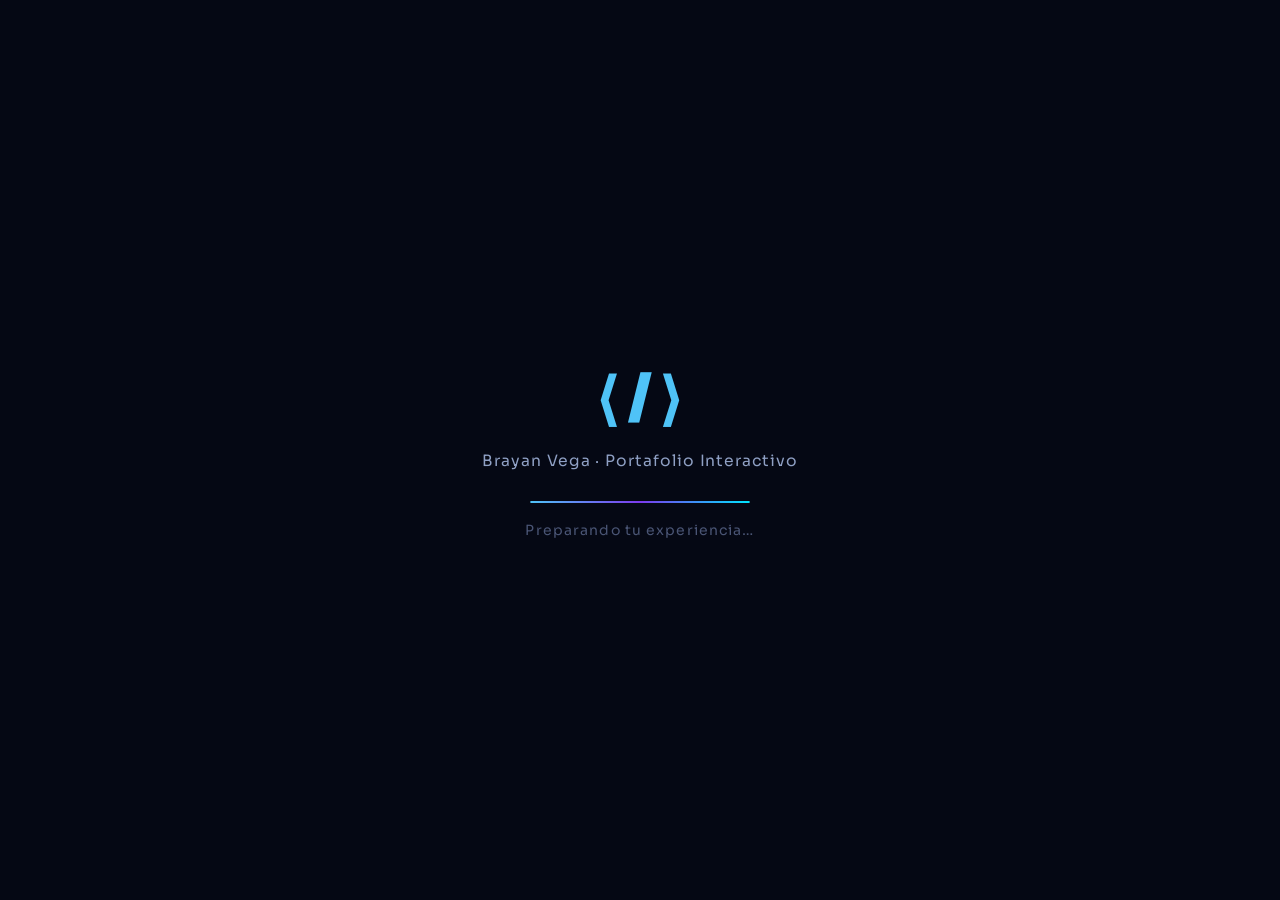
<file: index.html>
<!DOCTYPE html>
<html lang="es">

<head>
  <meta charset="UTF-8">
  <meta name="viewport" content="width=device-width, initial-scale=1.0">
  <title>Brayan Vega Garófalo — Portafolio Interactivo | Desarrollador Fullstack</title>
  <meta name="description"
    content="Portafolio interactivo de Brayan Vega Garófalo, Desarrollador Fullstack Junior. Explora mi setup virtual y descubre mi experiencia, proyectos y habilidades.">
  <meta name="author" content="Brayan Jasmany Vega Garófalo">
  <meta name="keywords" content="Desarrollador Fullstack, NestJS, React, AWS, Azure, Quito Ecuador, Portafolio">

  <!-- Open Graph -->
  <meta property="og:title" content="Brayan Vega Garófalo — Portafolio Interactivo">
  <meta property="og:description"
    content="Un portafolio inmersivo donde cada objeto de mi setup gamer representa una sección de mi CV.">
  <meta property="og:type" content="website">
  <meta property="og:locale" content="es_EC">

  <!-- Fonts -->
  <link rel="preconnect" href="https://fonts.googleapis.com">
  <link rel="preconnect" href="https://fonts.gstatic.com" crossorigin>
  <link
    href="https://fonts.googleapis.com/css2?family=Outfit:wght@300;400;500;600;700;800&family=Sora:wght@400;600;700;800&display=swap"
    rel="stylesheet">

  <!-- Styles -->
  <link rel="stylesheet" href="src/css/portfolio.css">

  <!-- Favicon -->
  <link rel="icon" type="image/png" href="img/logo.png">
</head>

<body>

  <!-- ══ LOADER ════════════════════════════════ -->
  <div id="loader" class="loader" role="status" aria-label="Cargando portafolio">
    <div class="loader-content">
      <div class="loader-logo">⟨/⟩</div>
      <div class="loader-tagline">Brayan Vega · Portafolio Interactivo</div>
      <div class="loader-bar">
        <div class="loader-fill" id="loaderFill"></div>
      </div>
      <p class="loader-text">Preparando tu experiencia…</p>
    </div>
  </div>

  <!-- ══ APP ═══════════════════════════════════ -->
  <div id="app" class="app">

    <!-- HEADER -->
    <header class="floating-header" role="banner">
      <div class="header-brand">
        <span class="header-icon" aria-hidden="true">⟨/⟩</span>
        <div>
          <span class="header-title">MI PORTAFOLIO INTERACTIVO</span>
          <span class="header-sub">Explora el setup y conoce más sobre mí</span>
        </div>
      </div>
      <div style="display: flex; align-items: center; gap: 1rem;">
        <div class="header-hint" aria-live="polite">
          <svg width="13" height="13" viewBox="0 0 24 24" fill="none" stroke="currentColor" stroke-width="2">
            <circle cx="12" cy="12" r="10"/><line x1="12" y1="8" x2="12" y2="12"/>
            <line x1="12" y1="16" x2="12.01" y2="16"/>
          </svg>
          Haz clic en las zonas interactivas
        </div>
        <button id="langToggleBtn" class="lang-toggle-btn" aria-label="Toggle language">
          <strong>ES</strong> | <span style="opacity:0.5">EN</span>
        </button>
      </div>
    </header>

    <!-- ESCENARIO — full room -->
    <main class="scene-container" id="sceneContainer" role="main">

      <!-- Fondo: setup completo visible -->
      <div class="scene-bg" role="img" aria-label="Setup gamer y de programador"></div>

      <!-- Vignette sutil -->
      <div class="scene-overlay" aria-hidden="true"></div>

      <!-- HOTSPOTS generados por JS -->
      <div class="hotspots-layer" id="hotspotsLayer"
        role="navigation" aria-label="Zonas interactivas del portafolio"></div>

      <!-- Zone glow -->
      <div class="zone-glow" id="zoneGlow" aria-hidden="true"></div>

    </main>

    <!-- AVATAR — fijo izquierda o centro -->
    <div class="avatar-container hidden" id="avatarContainer" aria-hidden="true">
      <img
        src="img/pose-about.png"
        id="avatar"
        class="avatar-img"
        alt="Avatar de Brayan Vega Garófalo"
      >
      <div class="avatar-shadow"></div>
      <div class="avatar-glow"></div>
    </div>

    <!-- PANEL DE INFORMACIÓN — flotante junto al avatar -->
    <aside class="info-panel" id="infoPanel" aria-hidden="true">
      <div class="panel-layout">
        <div class="content-col" style="flex: 1;">
          <div class="panel-header" style="padding: 2rem 1rem 1rem; display: flex; justify-content: space-between; align-items: center;">
            <h2 id="panelZoneTitle" style="font-size: 2.4rem; font-weight: 800; margin: 0; color: #fff; text-transform: uppercase; letter-spacing: 2px; text-shadow: 0 0 20px rgba(138,43,226,0.6);">Título</h2>
            <div style="display:flex; align-items:center; gap: 0.6rem;">
              <button class="nav-btn" id="prevZoneBtn" aria-label="Anterior">
                <svg width="20" height="20" viewBox="0 0 24 24" fill="none" stroke="currentColor" stroke-width="2"><polyline points="15 18 9 12 15 6"/></svg>
              </button>
              <button class="nav-btn" id="nextZoneBtn" aria-label="Siguiente">
                <svg width="20" height="20" viewBox="0 0 24 24" fill="none" stroke="currentColor" stroke-width="2"><polyline points="9 18 15 12 9 6"/></svg>
              </button>
              <button class="close-btn" id="closePanelBtn" aria-label="Cerrar panel">
                <svg width="22" height="22" viewBox="0 0 24 24" fill="none" stroke="currentColor" stroke-width="2"><line x1="18" y1="6" x2="6" y2="18"/><line x1="6" y1="6" x2="18" y2="18"/></svg>
              </button>
            </div>
          </div>
          <div class="panel-body" id="panelBody" role="region" aria-live="polite"></div>
        </div>
      </div>
    </aside>

    <!-- SOCIAL BAR -->
    <nav class="social-bar" id="socialBar" role="navigation" aria-label="Redes sociales">
      <a href="#" class="social-btn" id="sb-github" target="_blank" rel="noopener noreferrer" aria-label="GitHub">
        <svg width="15" height="15" viewBox="0 0 24 24" fill="currentColor">
          <path d="M12 0c-6.626 0-12 5.373-12 12 0 5.302 3.438 9.8 8.207 11.387.599.111.793-.261.793-.577v-2.234c-3.338.726-4.033-1.416-4.033-1.416-.546-1.387-1.333-1.756-1.333-1.756-1.089-.745.083-.729.083-.729 1.205.084 1.839 1.237 1.839 1.237 1.07 1.834 2.807 1.304 3.492.997.107-.775.418-1.305.762-1.604-2.665-.305-5.467-1.334-5.467-5.931 0-1.311.469-2.381 1.236-3.221-.124-.303-.535-1.524.117-3.176 0 0 1.008-.322 3.301 1.23.957-.266 1.983-.399 3.003-.404 1.02.005 2.047.138 3.006.404 2.291-1.552 3.297-1.23 3.297-1.23.653 1.653.242 2.874.118 3.176.77.84 1.235 1.911 1.235 3.221 0 4.609-2.807 5.624-5.479 5.921.43.372.823 1.102.823 2.222v3.293c0 .319.192.694.801.576 4.765-1.589 8.199-6.086 8.199-11.386 0-6.627-5.373-12-12-12z"/>
        </svg>
        <span>GitHub</span>
      </a>
      <a href="#" class="social-btn" id="sb-linkedin" target="_blank" rel="noopener noreferrer" aria-label="LinkedIn">
        <svg width="15" height="15" viewBox="0 0 24 24" fill="currentColor">
          <path d="M19 0h-14c-2.761 0-5 2.239-5 5v14c0 2.761 2.239 5 5 5h14c2.762 0 5-2.239 5-5v-14c0-2.761-2.238-5-5-5zm-11 19h-3v-11h3v11zm-1.5-12.268c-.966 0-1.75-.79-1.75-1.764s.784-1.764 1.75-1.764 1.75.79 1.75 1.764-.783 1.764-1.75 1.764zm13.5 12.268h-3v-5.604c0-3.368-4-3.113-4 0v5.604h-3v-11h3v1.765c1.396-2.586 7-2.777 7 2.476v6.759z"/>
        </svg>
        <span>LinkedIn</span>
      </a>
      <a href="#" class="social-btn" id="sb-email" aria-label="Email">
        <svg width="15" height="15" viewBox="0 0 24 24" fill="none" stroke="currentColor" stroke-width="2">
          <rect x="2" y="4" width="20" height="16" rx="2"/><path d="M22 7l-10 7L2 7"/>
        </svg>
        <span>Email</span>
      </a>
    </nav>

  </div><!-- /#app -->

  <script src="src/js/portfolio.js"></script>

</body>
</html>
</file>
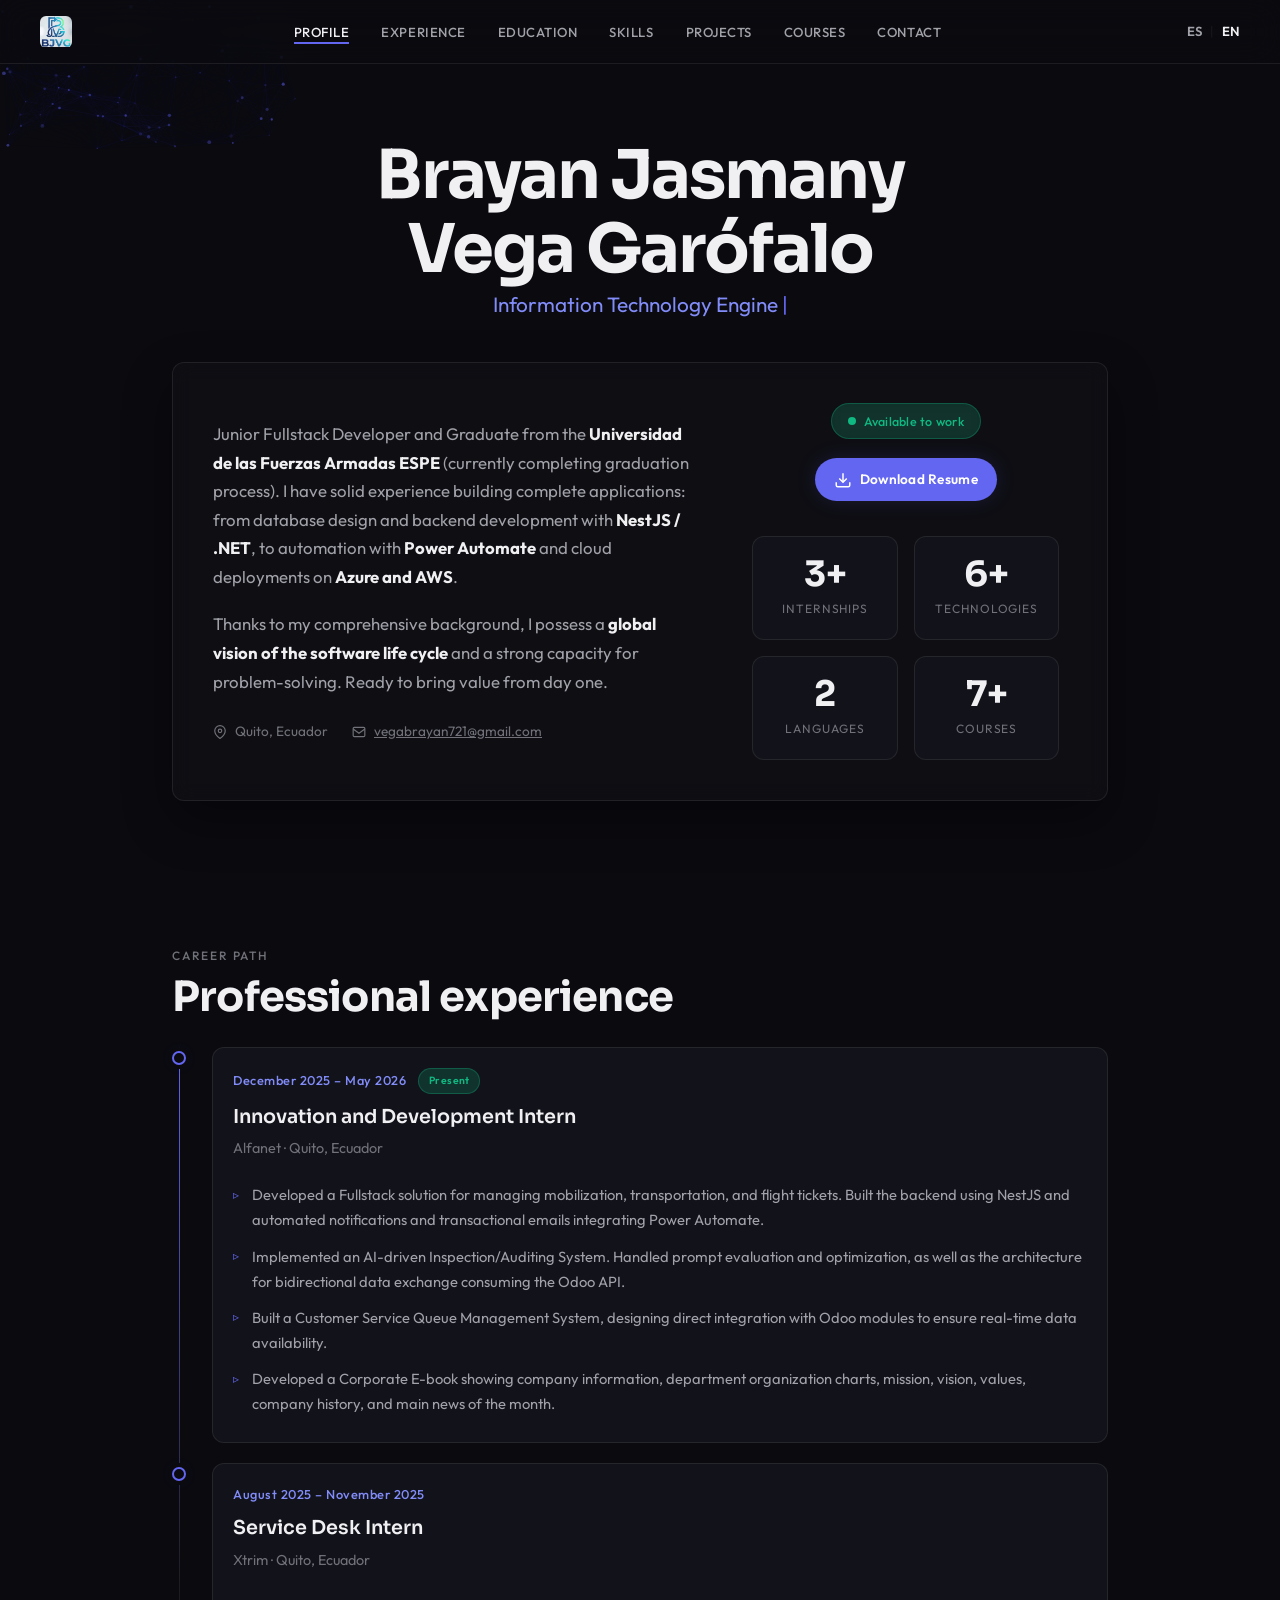
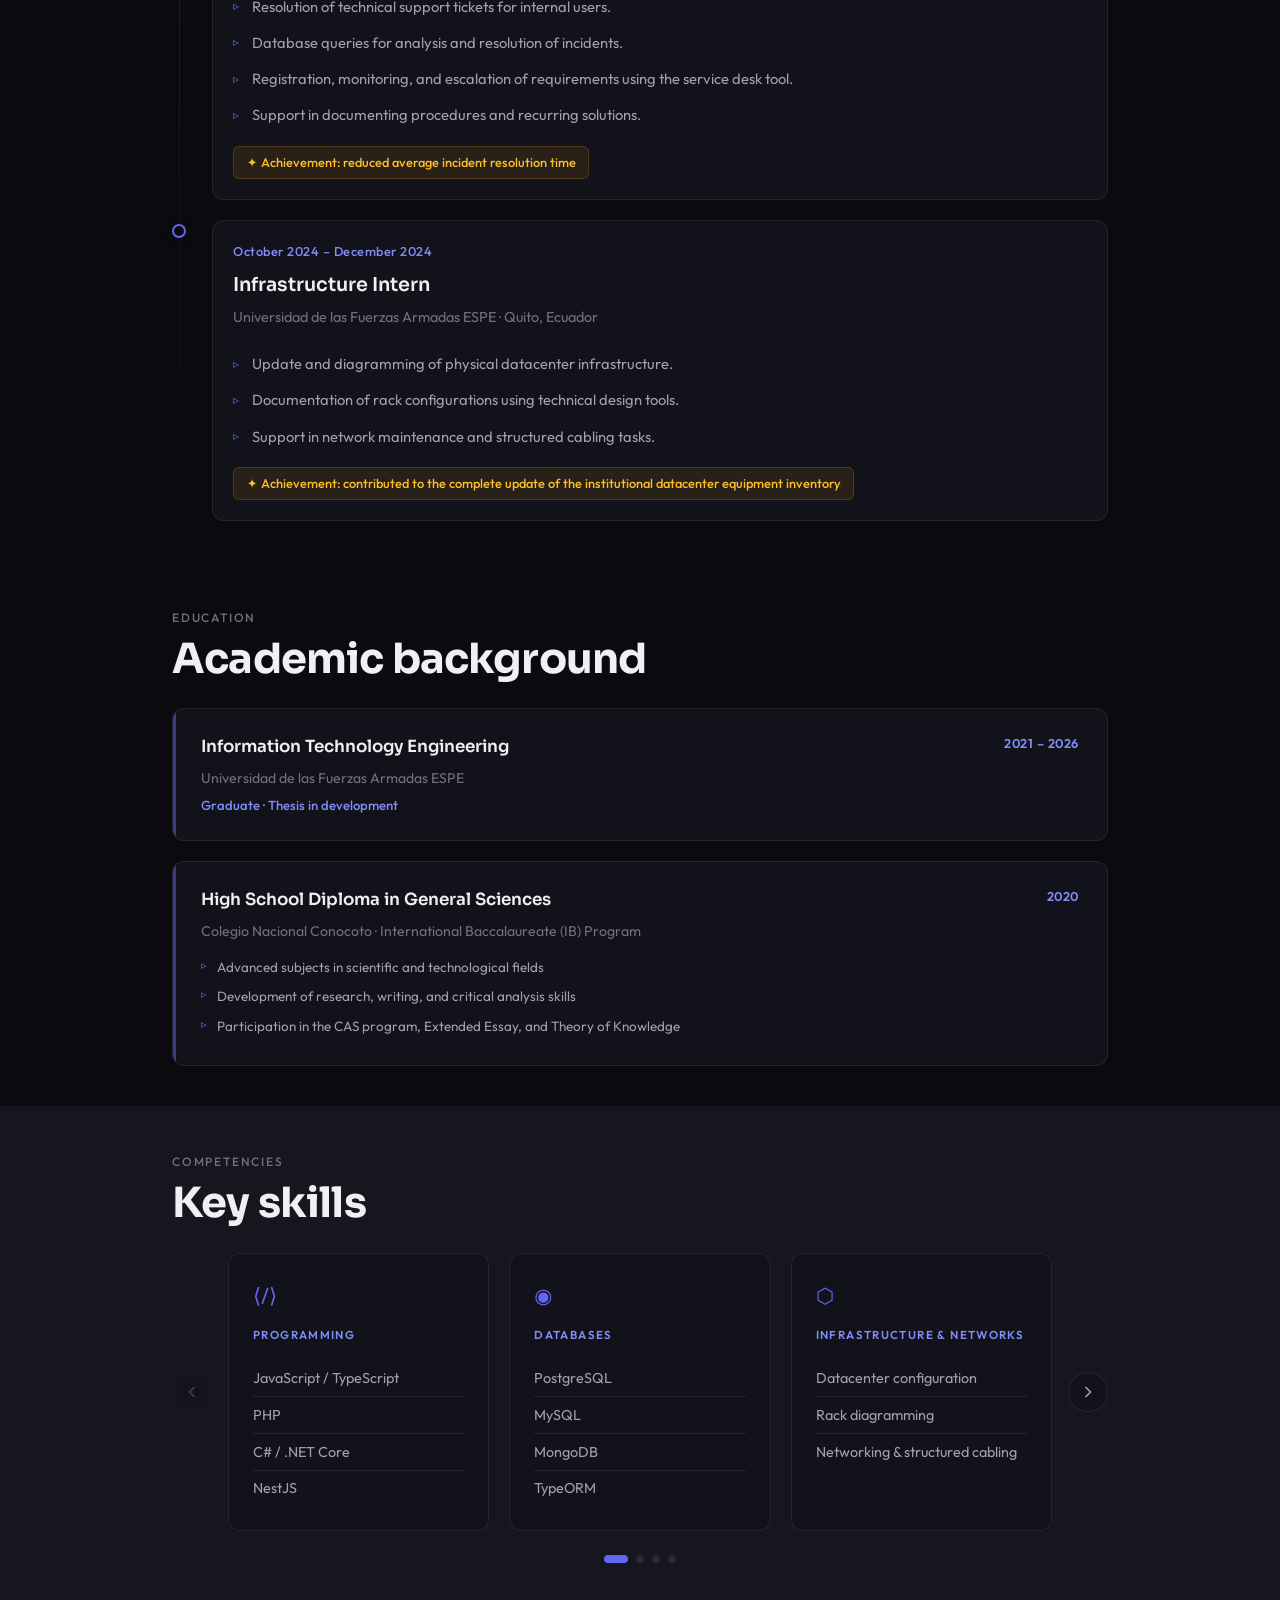
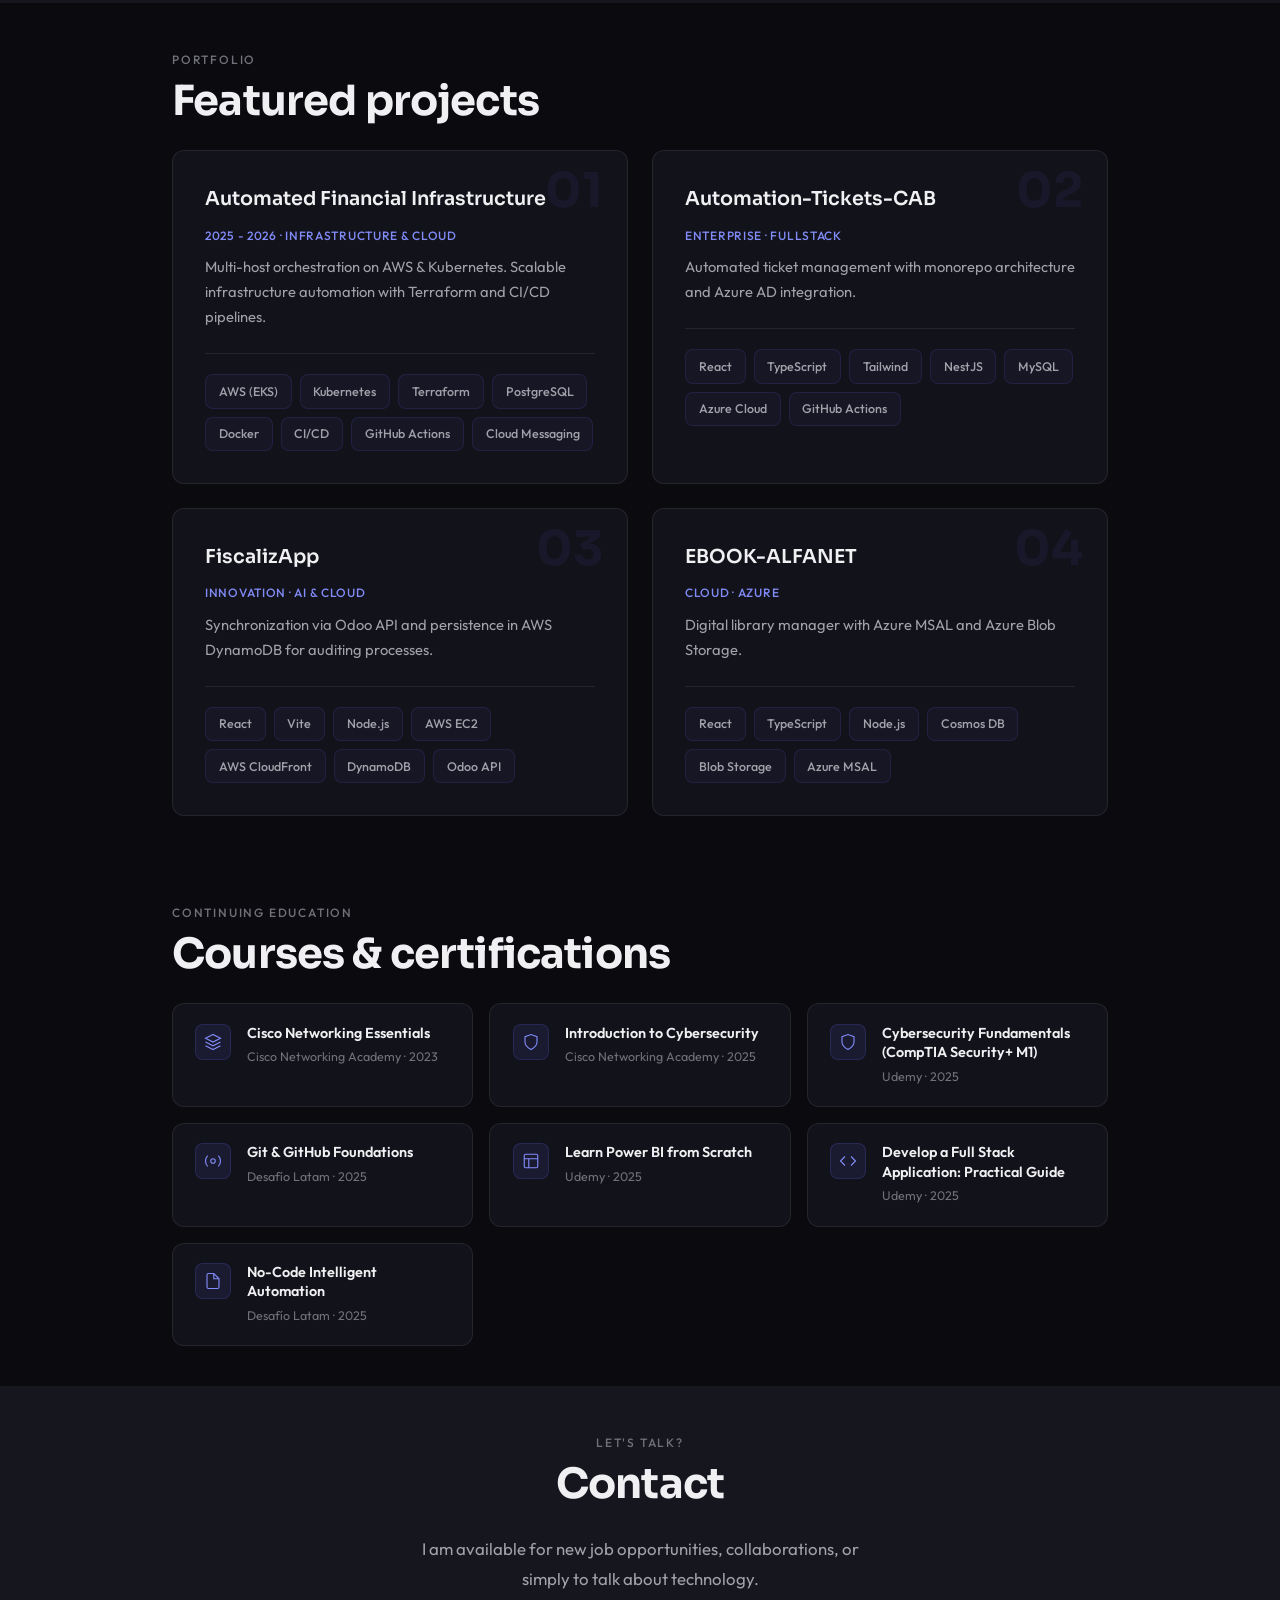
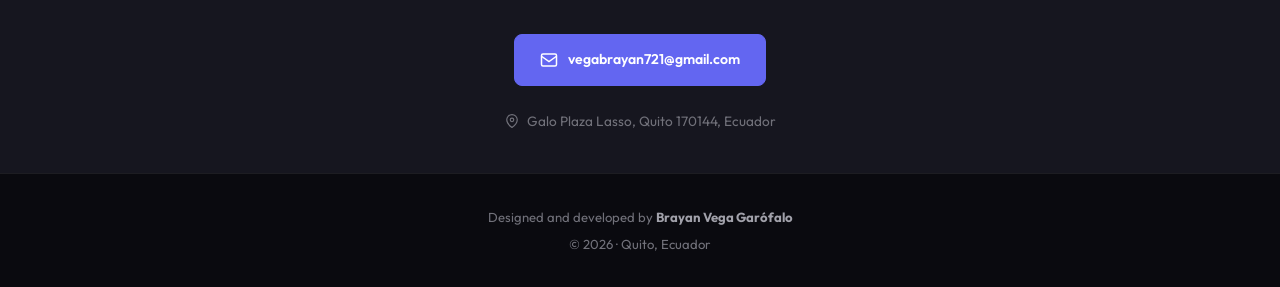
<file: index-en.html>
<!DOCTYPE html>
<html lang="en">

<head>
  <meta charset="UTF-8">
  <meta name="viewport" content="width=device-width, initial-scale=1.0">
  <title>Brayan Vega Garófalo — Fullstack Developer</title>
  <meta name="description"
    content="Professional portfolio of Brayan Vega Garófalo, Junior Fullstack Developer specialized in NestJS, .NET Core, and AI automation.">
  <meta property="og:title" content="Brayan Vega Garófalo — Fullstack Developer">
  <meta property="og:description"
    content="I build complete applications: backend, frontend, automation, and AI integration.">
  <meta property="og:type" content="website">
  <link rel="preconnect" href="https://fonts.googleapis.com">
  <link rel="preconnect" href="https://fonts.gstatic.com" crossorigin>
  <link
    href="https://fonts.googleapis.com/css2?family=Outfit:wght@300;400;500;600;700;800&family=Sora:wght@300;400;500;600;700&display=swap"
    rel="stylesheet">
  <link rel="stylesheet" href="/src/css/style.css">
  <link rel="icon" type="image/png" href="/img/logo (2).png">
</head>

<body>

  <!-- CURSOR GLOW -->
  <div class="cursor-glow" id="cursorGlow"></div>

  <!-- NAV -->
  <nav id="mainNav">
    <a class="nav-logo" href="#hero">
      <img src="/img/logo (2).png" alt="Logo BVG" class="logo-img">
    </a>
    <button class="nav-toggle" id="navToggle" aria-label="Menú">
      <span></span><span></span><span></span>
    </button>
    <ul class="nav-links" id="navLinks">
      <li><a href="#hero">Profile</a></li>
      <li><a href="#experiencia">Experience</a></li>
      <li><a href="#formacion">Education</a></li>
      <li><a href="#habilidades">Skills</a></li>
      <li><a href="#proyectos">Projects</a></li>
      <li><a href="#cursos">Courses</a></li>
      <li><a href="#contacto">Contact</a></li>
      <li class="lang-switch-mobile">
        <a href="index.html">ES</a> <span style="color: var(--text-dim);">|</span> <a href="index-en.html" class="active">EN</a>
      </li>
    </ul>
    <div class="lang-switch-desktop">
      <a href="index.html">ES</a>
      <span class="lang-separator">|</span>
      <a href="index-en.html" class="active">EN</a>
    </div>
  </nav>

  <!-- HERO & PERFIL UNIFICADO -->
  <section id="hero">
    <canvas id="heroCanvas"></canvas>
    <div class="container hero-container">
      <div class="hero-header">
        <h1 class="hero-name">
          <span class="hero-line" data-delay="0">Brayan Jasmany</span>
          <span class="hero-line" data-delay="1">Vega Garófalo</span>
        </h1>
        <p class="hero-role">
          <span class="typing-text" id="typingText"></span>
          <span class="typing-cursor">|</span>
        </p>
      </div>

      <div class="hero-content-grid">
        <div class="hero-bio">
          <p>Junior Fullstack Developer and Graduate from the <strong>Universidad de las Fuerzas Armadas ESPE</strong>
            (currently completing graduation process). I have solid experience building complete applications: from
            database design and backend development with <strong>NestJS / .NET</strong>, to automation
            with <strong>Power Automate</strong> and cloud deployments on <strong>Azure and AWS</strong>.</p>
          <p>Thanks to my comprehensive background, I possess a <strong>global vision of the software life cycle</strong> and
            a strong capacity for problem-solving. Ready to bring value from day one.</p>

          <div class="info-chips">
            <div class="info-chip">
              <svg width="14" height="14" viewBox="0 0 24 24" fill="none" stroke="currentColor" stroke-width="2">
                <path d="M21 10c0 7-9 13-9 13s-9-6-9-13a9 9 0 0118 0z" />
                <circle cx="12" cy="10" r="3" />
              </svg>
              <span>Quito, Ecuador</span>
            </div>
            <a href="mailto:vegabrayan721@gmail.com" class="info-chip">
              <svg width="14" height="14" viewBox="0 0 24 24" fill="none" stroke="currentColor" stroke-width="2">
                <rect x="2" y="4" width="20" height="16" rx="2" />
                <path d="M22 7l-10 7L2 7" />
              </svg>
              <span>vegabrayan721@gmail.com</span>
            </a>
          </div>
        </div>

        <div class="hero-stats-container">
          <div class="hero-badge">
            <span class="badge-pulse"></span>
            <span class="badge-text">Available to work</span>
          </div>
          
          <div class="hero-actions" style="margin-bottom: 1rem; width: 100%; justify-content: center;">
            <a href="/cv/CV_VEGA_BRAYAN_en.pdf" target="_blank" class="btn btn-primary" style="padding: 0.6rem 1.2rem; font-size: 0.85rem; border-radius: 999px;">
              <svg width="18" height="18" viewBox="0 0 24 24" fill="none" stroke="currentColor" stroke-width="2">
                <path d="M21 15v4a2 2 0 0 1-2 2H5a2 2 0 0 1-2-2v-4"></path>
                <polyline points="7 10 12 15 17 10"></polyline>
                <line x1="12" y1="15" x2="12" y2="3"></line>
              </svg>
              Download Resume
            </a>
          </div>

          <div class="hero-stats">
            <div class="stat-card" data-count="3" data-target="#experiencia">
              <div class="stat-num">0+</div>
              <div class="stat-lbl">Internships</div>
            </div>
            <div class="stat-card" data-count="6" data-target="#habilidades">
              <div class="stat-num">0+</div>
              <div class="stat-lbl">Technologies</div>
            </div>
            <div class="stat-card" data-count="2" data-target="modal-idiomas">
              <div class="stat-num">0</div>
              <div class="stat-lbl">Languages</div>
            </div>
            <div class="stat-card" data-count="7" data-target="#cursos">
              <div class="stat-num">0+</div>
              <div class="stat-lbl">Courses</div>
            </div>
          </div>
        </div>
      </div>
    </div>
  </section>

  <!-- EXPERIENCIA -->
  <section id="experiencia">
    <div class="container">
      <div class="section-header">
        <p class="section-label">Career Path</p>
        <h2 class="section-title">Professional experience</h2>
      </div>
      <div class="timeline">

        <div class="timeline-item">
          <div class="timeline-marker">
            <div class="timeline-dot"></div>
          </div>
          <div class="timeline-content">
            <div class="timeline-header">
              <p class="timeline-period">December 2025 – May 2026</p>
              <span class="timeline-badge current">Present</span>
            </div>
            <h3 class="timeline-role">Innovation and Development Intern</h3>
            <p class="timeline-company">Alfanet · Quito, Ecuador</p>
            <ul class="timeline-list">
              <li>Developed a Fullstack solution for managing mobilization, transportation, and flight tickets.
                Built the backend using NestJS and automated notifications and transactional emails
                integrating Power Automate.</li>
              <li>Implemented an AI-driven Inspection/Auditing System. Handled prompt evaluation and optimization,
                as well as the architecture for bidirectional data exchange consuming the Odoo API.</li>
              <li>Built a Customer Service Queue Management System, designing direct integration
                with Odoo modules to ensure real-time data availability.</li>
              <li>
                Developed a Corporate E-book showing company information, department organization charts,
                mission, vision, values, company history, and main news of the month.
              </li>
            </ul>
          </div>
        </div>

        <div class="timeline-item">
          <div class="timeline-marker">
            <div class="timeline-dot"></div>
          </div>
          <div class="timeline-content">
            <div class="timeline-header">
              <p class="timeline-period">August 2025 – November 2025</p>
            </div>
            <h3 class="timeline-role">Service Desk Intern</h3>
            <p class="timeline-company">Xtrim · Quito, Ecuador</p>
            <ul class="timeline-list">
              <li>Resolution of technical support tickets for internal users.</li>
              <li>Database queries for analysis and resolution of incidents.</li>
              <li>Registration, monitoring, and escalation of requirements using the service desk tool.
              </li>
              <li>Support in documenting procedures and recurring solutions.</li>
            </ul>
            <span class="badge-logro">✦ Achievement: reduced average incident resolution time</span>
          </div>
        </div>

        <div class="timeline-item">
          <div class="timeline-marker">
            <div class="timeline-dot"></div>
          </div>
          <div class="timeline-content">
            <div class="timeline-header">
              <p class="timeline-period">October 2024 – December 2024</p>
            </div>
            <h3 class="timeline-role">Infrastructure Intern</h3>
            <p class="timeline-company">Universidad de las Fuerzas Armadas ESPE · Quito, Ecuador</p>
            <ul class="timeline-list">
              <li>Update and diagramming of physical datacenter infrastructure.</li>
              <li>Documentation of rack configurations using technical design tools.</li>
              <li>Support in network maintenance and structured cabling tasks.</li>
            </ul>
            <span class="badge-logro">✦ Achievement: contributed to the complete update of the institutional datacenter equipment inventory</span>
          </div>
        </div>

      </div>
    </div>
  </section>

  <!-- FORMACIÓN ACADÉMICA -->
  <section id="formacion">
    <div class="container">
      <div class="section-header">
        <p class="section-label">Education</p>
        <h2 class="section-title">Academic background</h2>
      </div>
      <div class="edu-cards">
        <div class="edu-card">
          <div class="edu-card-accent"></div>
          <div class="edu-info">
            <p class="edu-degree">Information Technology Engineering</p>
            <p class="edu-institution">Universidad de las Fuerzas Armadas ESPE</p>
            <p class="edu-detail">Graduate · Thesis in development</p>
          </div>
          <span class="edu-year">2021 – 2026</span>
        </div>
        <div class="edu-card">
          <div class="edu-card-accent"></div>
          <div class="edu-info">
            <p class="edu-degree">High School Diploma in General Sciences</p>
            <p class="edu-institution">Colegio Nacional Conocoto · International Baccalaureate (IB) Program</p>
            <ul class="edu-highlights">
              <li>Advanced subjects in scientific and technological fields</li>
              <li>Development of research, writing, and critical analysis skills</li>
              <li>Participation in the CAS program, Extended Essay, and Theory of Knowledge</li>
            </ul>
          </div>
          <span class="edu-year">2020</span>
        </div>
      </div>
    </div>
  </section>

  <!-- HABILIDADES -->
  <section id="habilidades">
    <div class="container">
      <div class="section-header">
        <p class="section-label">Competencies</p>
        <h2 class="section-title">Key skills</h2>
      </div>
      <div class="carousel-wrapper">
        <button class="carousel-btn prev" id="skillsPrev" aria-label="Previous">
          <svg width="20" height="20" viewBox="0 0 24 24" fill="none" stroke="currentColor" stroke-width="2">
            <path d="M15 18l-6-6 6-6" />
          </svg>
        </button>
        <div class="carousel-viewport" id="skillsCarousel">
          <div class="carousel-track" id="skillsTrack">
            <div class="skill-group">
              <div class="skill-group-icon">⟨/⟩</div>
              <p class="skill-group-title">Programming</p>
              <ul class="skill-items">
                <li>JavaScript / TypeScript</li>
                <li>PHP</li>
                <li>C# / .NET Core</li>
                <li>NestJS</li>
              </ul>
            </div>
            <div class="skill-group">
              <div class="skill-group-icon">◉</div>
              <p class="skill-group-title">Databases</p>
              <ul class="skill-items">
                <li>PostgreSQL</li>
                <li>MySQL</li>
                <li>MongoDB</li>
                <li>TypeORM</li>
              </ul>
            </div>
            <div class="skill-group">
              <div class="skill-group-icon">⬡</div>
              <p class="skill-group-title">Infrastructure & Networks</p>
              <ul class="skill-items">
                <li>Datacenter configuration</li>
                <li>Rack diagramming</li>
                <li>Networking & structured cabling</li>
              </ul>
            </div>
            <div class="skill-group">
              <div class="skill-group-icon">☁</div>
              <p class="skill-group-title">DevOps & Cloud</p>
              <ul class="skill-items">
                <li>Docker / Docker Compose</li>
                <li>Cloud (AWS / Azure)</li>
                <li>CI/CD & Git / GitHub</li>
              </ul>
            </div>
            <div class="skill-group">
              <div class="skill-group-icon">🛡</div>
              <p class="skill-group-title">Cybersecurity</p>
              <ul class="skill-items">
                <li>Network security</li>
                <li>Secure development</li>
                <li>CompTIA Security+ (in progress)</li>
              </ul>
            </div>
            <div class="skill-group">
              <div class="skill-group-icon">★</div>
              <p class="skill-group-title">Soft Skills</p>
              <ul class="skill-items">
                <li>Analytical thinking</li>
                <li>Effective communication</li>
                <li>Autonomous learning</li>
                <li>Results orientation</li>
              </ul>
            </div>
          </div>
        </div>
        <button class="carousel-btn next" id="skillsNext" aria-label="Next">
          <svg width="20" height="20" viewBox="0 0 24 24" fill="none" stroke="currentColor" stroke-width="2">
            <path d="M9 18l6-6-6-6" />
          </svg>
        </button>
      </div>
      <div class="carousel-dots" id="skillsDots"></div>
    </div>
  </section>

  <!-- PROYECTOS -->
  <section id="proyectos">
    <div class="container">
      <div class="section-header">
        <p class="section-label">Portfolio</p>
        <h2 class="section-title">Featured projects</h2>
      </div>
      <div class="projects-grid">
        <!-- Automated Financial Infrastructure -->
        <div class="project-card">
          <div class="project-card-glow"></div>
          <div class="project-number">01</div>
          <h3 class="project-title">Automated Financial Infrastructure</h3>
          <p class="project-type">2025 - 2026 · Infrastructure & Cloud</p>
          <p class="project-desc">Multi-host orchestration on AWS & Kubernetes. Scalable infrastructure automation with Terraform and CI/CD pipelines.</p>

          <div class="tech-tags">
            <span class="stack-tag">AWS (EKS)</span>
            <span class="stack-tag">Kubernetes</span>
            <span class="stack-tag">Terraform</span>
            <span class="stack-tag">PostgreSQL</span>
            <span class="stack-tag">Docker</span>
            <span class="stack-tag">CI/CD</span>
            <span class="stack-tag">GitHub Actions</span>
            <span class="stack-tag">Cloud Messaging</span>
          </div>
        </div>

        <!-- Automation-Tickets-CAB -->
        <div class="project-card">
          <div class="project-card-glow"></div>
          <div class="project-number">02</div>
          <h3 class="project-title">Automation-Tickets-CAB</h3>
          <p class="project-type">Enterprise · Fullstack</p>
          <p class="project-desc">Automated ticket management with monorepo architecture and Azure AD integration.</p>

          <div class="tech-tags">
            <span class="stack-tag">React</span>
            <span class="stack-tag">TypeScript</span>
            <span class="stack-tag">Tailwind</span>
            <span class="stack-tag">NestJS</span>
            <span class="stack-tag">MySQL</span>
            <span class="stack-tag">Azure Cloud</span>
            <span class="stack-tag">GitHub Actions</span>
          </div>
        </div>

        <!-- FiscalizApp -->
        <div class="project-card">
          <div class="project-card-glow"></div>
          <div class="project-number">03</div>
          <h3 class="project-title">FiscalizApp</h3>
          <p class="project-type">Innovation · AI & Cloud</p>
          <p class="project-desc">Synchronization via Odoo API and persistence in AWS DynamoDB for auditing processes.</p>

          <div class="tech-tags">
            <span class="stack-tag">React</span>
            <span class="stack-tag">Vite</span>
            <span class="stack-tag">Node.js</span>
            <span class="stack-tag">AWS EC2</span>
            <span class="stack-tag">AWS CloudFront</span>
            <span class="stack-tag">DynamoDB</span>
            <span class="stack-tag">Odoo API</span>
          </div>
        </div>

        <!-- EBOOK-ALFANET -->
        <div class="project-card">
          <div class="project-card-glow"></div>
          <div class="project-number">04</div>
          <h3 class="project-title">EBOOK-ALFANET</h3>
          <p class="project-type">Cloud · Azure</p>
          <p class="project-desc">Digital library manager with Azure MSAL and Azure Blob Storage.</p>

          <div class="tech-tags">
            <span class="stack-tag">React</span>
            <span class="stack-tag">TypeScript</span>
            <span class="stack-tag">Node.js</span>
            <span class="stack-tag">Cosmos DB</span>
            <span class="stack-tag">Blob Storage</span>
            <span class="stack-tag">Azure MSAL</span>
          </div>
        </div>
      </div>
    </div>
  </section>

  <!-- CURSOS -->
  <section id="cursos">
    <div class="container">
      <div class="section-header">
        <p class="section-label">Continuing education</p>
        <h2 class="section-title">Courses & certifications</h2>
      </div>
      <div class="cursos-grid">
        <div class="curso-card"
          data-pdf="/Certificados/Networking_Essentials_certificate_bjvega4-espe-edu-ec_f63409ac-ecbd-4458-8830-0b53fefdffb4 (1).pdf">
          <div class="curso-icon"><svg viewBox="0 0 24 24" fill="none" stroke="currentColor" stroke-width="1.5">
              <path d="M12 2L2 7l10 5 10-5-10-5zM2 17l10 5 10-5M2 12l10 5 10-5" />
            </svg></div>
          <div>
            <p class="curso-name">Cisco Networking Essentials</p>
            <p class="curso-org">Cisco Networking Academy · 2023</p>
          </div>
        </div>
        <div class="curso-card"
          data-pdf="/Certificados/_certificate_vegabrayan721-gmail-com_1da336fd-53ec-43a0-b3c5-1a64ac57f75f (1).pdf">
          <div class="curso-icon"><svg viewBox="0 0 24 24" fill="none" stroke="currentColor" stroke-width="1.5">
              <path d="M12 22s8-4 8-10V5l-8-3-8 3v7c0 6 8 10 8 10z" />
            </svg></div>
          <div>
            <p class="curso-name">Introduction to Cybersecurity</p>
            <p class="curso-org">Cisco Networking Academy · 2025</p>
          </div>
        </div>
        <div class="curso-card" data-pdf="/Certificados/Ciberseguridad-CompTIA.pdf">
          <div class="curso-icon"><svg viewBox="0 0 24 24" fill="none" stroke="currentColor" stroke-width="1.5">
              <path d="M12 22s8-4 8-10V5l-8-3-8 3v7c0 6 8 10 8 10z" />
            </svg></div>
          <div>
            <p class="curso-name">Cybersecurity Fundamentals (CompTIA Security+ M1)</p>
            <p class="curso-org">Udemy · 2025</p>
          </div>
        </div>
        <div class="curso-card" data-pdf="/Certificados/BasesDeGit_Vega_Brayan.pdf">
          <div class="curso-icon"><svg viewBox="0 0 24 24" fill="none" stroke="currentColor" stroke-width="1.5">
              <circle cx="12" cy="12" r="3" />
              <path d="M19.07 4.93a10 10 0 010 14.14M4.93 4.93a10 10 0 000 14.14" />
            </svg></div>
          <div>
            <p class="curso-name">Git & GitHub Foundations</p>
            <p class="curso-org">Desafío Latam · 2025</p>
          </div>
        </div>
        <div class="curso-card" data-pdf="/Certificados/AprendePowerBI_Vega_Brayan.pdf">
          <div class="curso-icon"><svg viewBox="0 0 24 24" fill="none" stroke="currentColor" stroke-width="1.5">
              <rect x="3" y="3" width="18" height="18" rx="2" />
              <path d="M3 9h18M9 21V9" />
            </svg></div>
          <div>
            <p class="curso-name">Learn Power BI from Scratch</p>
            <p class="curso-org">Udemy · 2025</p>
          </div>
        </div>
        <div class="curso-card" data-pdf="/Certificados/DesarrollaunaaplicaciónFullStacklaguíapráctica_Vega_Brayan.pdf">
          <div class="curso-icon"><svg viewBox="0 0 24 24" fill="none" stroke="currentColor" stroke-width="1.5">
              <polyline points="16 18 22 12 16 6" />
              <polyline points="8 6 2 12 8 18" />
            </svg></div>
          <div>
            <p class="curso-name">Develop a Full Stack Application: Practical Guide</p>
            <p class="curso-org">Udemy · 2025</p>
          </div>
        </div>
        <div class="curso-card" data-pdf="/Certificados/AutomatizaciónInteligentesinCódigo_Vega_Brayan.pdf">
          <div class="curso-icon"><svg viewBox="0 0 24 24" fill="none" stroke="currentColor" stroke-width="1.5">
              <path d="M13 2H6a2 2 0 00-2 2v16a2 2 0 002 2h12a2 2 0 002-2V9z" />
              <polyline points="13 2 13 9 20 9" />
            </svg></div>
          <div>
            <p class="curso-name">No-Code Intelligent Automation</p>
            <p class="curso-org">Desafío Latam · 2025</p>
          </div>
        </div>
      </div>
    </div>
  </section>

  <!-- CONTACTO -->
  <section id="contacto">
    <div class="container">
      <div class="section-header center">
        <p class="section-label">Let's talk?</p>
        <h2 class="section-title">Contact</h2>
      </div>
      <p class="contact-intro">I am available for new job opportunities, collaborations, or simply to talk about technology.</p>
      <div class="contact-links">
        <a href="mailto:vegabrayan721@gmail.com" class="contact-btn primary" id="contact-email">
          <svg width="18" height="18" viewBox="0 0 24 24" fill="none" stroke="currentColor" stroke-width="2">
            <rect x="2" y="4" width="20" height="16" rx="2" />
            <path d="M22 7l-10 7L2 7" />
          </svg>
          <span>vegabrayan721@gmail.com</span>
        </a>
      </div>
      <div class="contact-location">
        <svg width="14" height="14" viewBox="0 0 24 24" fill="none" stroke="currentColor" stroke-width="2">
          <path d="M21 10c0 7-9 13-9 13s-9-6-9-13a9 9 0 0118 0z" />
          <circle cx="12" cy="10" r="3" />
        </svg>
        <span>Galo Plaza Lasso, Quito 170144, Ecuador</span>
      </div>
    </div>
  </section>

  <footer>
    <div class="footer-content">
      <p>Designed and developed by <strong>Brayan Vega Garófalo</strong></p>
      <p class="footer-year">© 2026 · Quito, Ecuador</p>
    </div>
  </footer>

  <!-- MODAL CERTIFICADO -->
  <div id="certModal" class="modal">
    <div class="modal-content">
      <span class="close-modal">&times;</span>
      <iframe id="certFrame" src="" title="Certificate Viewer" style="border: none;"></iframe>
    </div>
  </div>

  <!-- MODAL IDIOMAS -->
  <div id="langModal" class="modal">
    <div class="modal-content lang-modal-content">
      <span class="close-modal" id="closeLangModal">&times;</span>
      <div class="lang-modal-header">
        <h3>Languages</h3>
      </div>
      <div class="lang-list">
        <div class="lang-item">
          <span class="lang-name">Spanish</span>
          <span class="lang-level">Native</span>
        </div>
        <div class="lang-item">
          <span class="lang-name">English</span>
          <span class="lang-level">B1 (Intermediate)</span>
        </div>
      </div>
    </div>
  </div>

  <script type="module" src="/src/js/main.js"></script>
</body>

</html>
</file>
<file: src/css/portfolio.css>
/* =============================================
   PORTFOLIO INTERACTIVO — Brayan Vega Garófalo
   Rediseño v2: Habitación completa + poses
   ============================================= */

/* ── TOKENS ──────────────────────────────────── */
:root {
  --blue: #4FC3F7;
  --blue-dark: #0288D1;
  --violet: #7C3AED;
  --violet-light: #9C27B0;
  --cyan: #00E5FF;
  --magenta: #E040FB;
  --green: #4CAF50;
  --orange: #FF9800;

  --bg-primary: #050814;
  --bg-card: rgba(6, 9, 26, 0.88);

  --glass-bg: rgba(6, 9, 26, 0.86);
  --glass-border: rgba(79, 195, 247, 0.20);

  --text-primary: #EEF2FF;
  --text-secondary: #8FA0C4;
  --text-dim: #4A5575;

  --glow-blue: 0 0 24px rgba(79, 195, 247, 0.55);
  --glow-violet: 0 0 24px rgba(124, 58, 237, 0.55);
  --glow-cyan: 0 0 28px rgba(0, 229, 255, 0.60);

  --font-main: 'Outfit', sans-serif;
  --font-mono: 'Sora', monospace;

  --ease-bounce: cubic-bezier(0.34, 1.56, 0.64, 1);
  --ease-smooth: cubic-bezier(0.4, 0, 0.2, 1);

  --header-h: 52px;
}

/* ── RESET ───────────────────────────────────── */
*,
*::before,
*::after {
  margin: 0;
  padding: 0;
  box-sizing: border-box;
}

html,
body {
  width: 100%;
  height: 100%;
  overflow: hidden;
}

html {
  font-size: 20px;
  /* Aumenta el tamaño de todo (usamos rem) */
}

@media (min-width: 1600px) {
  html {
    font-size: 24px;
  }
}

@media (max-width: 1200px) {
  html {
    font-size: 16px;
  }
}

@media (max-width: 768px) {
  html {
    font-size: 14px;
  }
}

body {
  font-family: var(--font-main);
  background: var(--bg-primary);
  color: var(--text-primary);
  -webkit-font-smoothing: antialiased;
}

a {
  text-decoration: none;
  color: inherit;
}

ul {
  list-style: none;
}

img {
  display: block;
}

* {
  scrollbar-width: thin;
  scrollbar-color: rgba(79, 195, 247, .25) transparent;
}

::-webkit-scrollbar {
  width: 3px;
}

::-webkit-scrollbar-thumb {
  background: rgba(79, 195, 247, .25);
  border-radius: 99px;
}

/* ── LOADER ──────────────────────────────────── */
.loader {
  position: fixed;
  inset: 0;
  z-index: 9999;
  display: flex;
  align-items: center;
  justify-content: center;
  background: var(--bg-primary);
  transition: opacity .6s ease;
}

.loader.out {
  opacity: 0;
  pointer-events: none;
}

.loader-content {
  text-align: center;
  display: flex;
  flex-direction: column;
  align-items: center;
}

.loader-logo {
  font-size: 3rem;
  font-weight: 800;
  font-family: var(--font-mono);
  color: var(--blue);
  margin-bottom: .75rem;
  animation: loaderGlow 1.2s ease-in-out infinite alternate;
}

@keyframes loaderGlow {
  from {
    text-shadow: 0 0 16px rgba(79, 195, 247, .5);
  }

  to {
    text-shadow: 0 0 40px rgba(79, 195, 247, .95), 0 0 80px rgba(124, 58, 237, .5);
  }
}

.loader-tagline {
  font-size: .78rem;
  color: var(--text-secondary);
  letter-spacing: .06em;
  margin-bottom: 1.5rem;
  font-family: var(--font-mono);
}

.loader-bar {
  width: 220px;
  height: 2px;
  background: rgba(79, 195, 247, .15);
  border-radius: 99px;
  overflow: hidden;
  margin-bottom: .9rem;
}

.loader-fill {
  height: 100%;
  background: linear-gradient(90deg, var(--blue), var(--violet), var(--cyan));
  border-radius: 99px;
  width: 0%;
  transition: width .12s linear;
}

.loader-text {
  font-size: .7rem;
  color: var(--text-dim);
  font-family: var(--font-mono);
  letter-spacing: .08em;
}

/* ── APP ─────────────────────────────────────── */
.app {
  position: relative;
  width: 100vw;
  height: 100vh;
  overflow: hidden;
}

/* ── HEADER ──────────────────────────────────── */
.floating-header {
  position: fixed;
  top: 0;
  left: 0;
  right: 0;
  height: var(--header-h);
  z-index: 300;
  display: flex;
  align-items: center;
  justify-content: space-between;
  padding: 0 1.25rem;
  background: rgba(5, 8, 20, .78);
  backdrop-filter: blur(16px);
  border-bottom: 1px solid rgba(79, 195, 247, .1);
}

.header-brand {
  display: flex;
  align-items: center;
  gap: .75rem;
}

.header-icon {
  font-size: 1.3rem;
  font-weight: 800;
  font-family: var(--font-mono);
  color: var(--blue);
  text-shadow: 0 0 12px rgba(79, 195, 247, .7);
}

.header-title {
  display: block;
  font-size: .76rem;
  font-weight: 700;
  letter-spacing: .05em;
}

.header-sub {
  display: block;
  font-size: .62rem;
  color: var(--text-secondary);
  margin-top: .04rem;
}

.header-hint {
  font-size: .72rem;
  color: var(--text-secondary);
  background: rgba(79, 195, 247, .08);
  border: 1px solid rgba(79, 195, 247, .18);
  border-radius: 99px;
  padding: .3rem .9rem;
  display: flex;
  align-items: center;
  gap: .4rem;
  animation: hintBreath 3s ease-in-out infinite;
}

@keyframes hintBreath {

  0%,
  100% {
    opacity: 1;
  }

  50% {
    opacity: .5;
  }
}

/* ── SCENE — full room ───────────────────────── */
.scene-container {
  position: absolute;
  inset: 0;
  z-index: 1;
  cursor: crosshair;
}

.scene-bg {
  position: absolute;
  inset: 0;
  background-image: url('../../img/setup.png');
  background-size: 100% 100%;
  /* Forzar a que se vea la habitación completa sin cortes */
  background-position: center center;
  transform: scale(1.01);
  transform-origin: center center;
  transition: transform .12s linear;
  will-change: transform;
}

/* Subtle dark vignette — does NOT cover right side heavily */
.scene-overlay {
  position: absolute;
  inset: 0;
  pointer-events: none;
  background:
    linear-gradient(to top, rgba(5, 8, 20, .55) 0%, transparent 30%),
    linear-gradient(to bottom, rgba(5, 8, 20, .45) 0%, transparent 22%),
    linear-gradient(to right, rgba(5, 8, 20, .12) 50%, rgba(5, 8, 20, .30) 100%),
    linear-gradient(to left, rgba(5, 8, 20, .12) 80%, rgba(5, 8, 20, .28) 100%);
  transition: background 0.6s ease;
  z-index: 10;
}

.scene-overlay.dimmed {
  background: rgba(5, 8, 20, 0.85);
  /* Darkens the entire room */
}

/* ── HOTSPOTS ────────────────────────────────── */
.hotspots-layer {
  position: absolute;
  inset: 0;
  z-index: 20;
  pointer-events: none;
}

.hotspot {
  position: absolute;
  transform: translate(-50%, -50%);
  cursor: pointer;
  pointer-events: all;
  z-index: 21;
}

.hs-card {
  position: relative;
  display: flex;
  align-items: center;
  gap: 0.8rem;
  padding: 0.7rem 1.2rem 0.7rem 1rem;
  min-width: 130px;
  background: rgba(10, 10, 25, 0.75);
  backdrop-filter: blur(8px);
  border: 1px solid rgba(138, 43, 226, 0.4);
  border-radius: 12px;
  box-shadow: 0 0 15px rgba(138, 43, 226, 0.2), inset 0 0 10px rgba(138, 43, 226, 0.05);
  transition: transform 0.3s ease, box-shadow 0.3s ease, border-color 0.3s ease;
}

.hs-card:hover,
.hotspot.active .hs-card {
  transform: scale(1.05);
  box-shadow: 0 0 25px rgba(138, 43, 226, 0.5), inset 0 0 15px rgba(138, 43, 226, 0.15);
  border-color: rgba(138, 43, 226, 0.8);
}

.hs-badge {
  position: absolute;
  top: -10px;
  left: -10px;
  width: 24px;
  height: 24px;
  background: #0a0a19;
  border: 1px solid rgba(138, 43, 226, 0.6);
  border-radius: 6px;
  display: flex;
  align-items: center;
  justify-content: center;
  font-size: 0.65rem;
  font-weight: bold;
  color: #fff;
  box-shadow: 0 0 8px rgba(138, 43, 226, 0.4);
}

.hs-icon {
  display: flex;
  align-items: center;
  justify-content: center;
  color: rgba(138, 43, 226, 0.9);
}

.hs-info {
  display: flex;
  flex-direction: column;
  justify-content: center;
}

.hs-name {
  font-size: 0.85rem;
  font-weight: 600;
  color: #fff;
  white-space: nowrap;
  line-height: 1.2;
}

.hs-sub {
  font-size: 0.65rem;
  font-weight: 400;
  color: rgba(255, 255, 255, 0.6);
  white-space: nowrap;
  margin-top: 0.1rem;
}

/* ── CORNER CARDS (For Panel) ────────────────── */
.corner-card {
  background: rgba(15, 15, 30, 0.6);
  border: 1px solid rgba(138, 43, 226, 0.2);
  border-radius: 16px;
  padding: 1.2rem;
  box-shadow: inset 0 0 0 1px rgba(255, 255, 255, 0.02), 0 4px 15px rgba(0, 0, 0, 0.2);
  margin-bottom: 1rem;
}

.hotspot-sub {
  display: block;
  font-size: .58rem;
  color: var(--text-secondary);
}

.hotspot:hover .hotspot-dot {
  background: rgba(79, 195, 247, .35);
  box-shadow: 0 0 26px rgba(79, 195, 247, .75);
  transform: scale(1.2);
}

.hotspot.active .hotspot-dot {
  background: var(--blue);
  border-color: var(--cyan);
  box-shadow: 0 0 28px rgba(79, 195, 247, .9), 0 0 56px rgba(79, 195, 247, .4);
}

.hotspot.active .hotspot-dot span {
  color: var(--bg-primary);
}

.hotspot.active .hotspot-ring {
  border-color: var(--cyan);
}

.hotspot.active .hotspot-label {
  border-color: rgba(0, 229, 255, .4);
  background: rgba(0, 229, 255, .08);
}

.hotspot.active .hotspot-name {
  color: var(--cyan);
}

/* ── ZONE GLOW ───────────────────────────────── */
.zone-glow {
  position: absolute;
  width: 280px;
  height: 280px;
  border-radius: 50%;
  background: radial-gradient(circle, rgba(138, 43, 226, .3) 0%, rgba(138, 43, 226, .1) 40%, transparent 70%);
  transform: translate(-50%, -50%);
  pointer-events: none;
  z-index: 18;
  opacity: 0;
  transition: opacity .3s ease;
  will-change: opacity;
}

.zone-glow.active {
  opacity: 1;
}

.zone-glow.fade {
  opacity: 0;
  transition: opacity 1.4s ease;
}

/* ── DECORATIVE ELEMENTS ────────────────────── */
.divider {
  height: 1px;
  background: linear-gradient(90deg, transparent, rgba(79, 195, 247, .25), rgba(124, 58, 237, .25), transparent);
  margin: 1.1rem 0;
  position: relative;
}

.divider::after {
  content: '◆';
  position: absolute;
  left: 50%;
  top: 50%;
  transform: translate(-50%, -50%);
  font-size: .38rem;
  color: var(--blue);
  background: rgba(6, 9, 26, .95);
  padding: 0 .5rem;
  text-shadow: 0 0 8px rgba(79, 195, 247, .6);
}

.corner-card {
  background: rgba(15, 15, 30, 0.65);
  backdrop-filter: blur(24px);
  border: 1px solid rgba(138, 43, 226, 0.2);
  border-radius: 16px;
  padding: 1.2rem;
  box-shadow: inset 0 0 0 1px rgba(255, 255, 255, 0.02), 0 4px 15px rgba(0, 0, 0, 0.4);
  margin-bottom: 1rem;
}

.corner-card::before,
.corner-card::after {
  content: '';
  position: absolute;
  width: 10px;
  height: 10px;
  border-color: rgba(138, 43, 226, 0.5);
  border-style: solid;
  pointer-events: none;
  opacity: 0;
  transition: opacity .4s ease;
}

.corner-card:hover::before,
.corner-card:hover::after {
  opacity: 1;
}

.corner-card::before {
  top: 4px;
  left: 4px;
  border-width: 1px 0 0 1px;
  border-radius: 3px 0 0 0;
}

.corner-card::after {
  bottom: 4px;
  right: 4px;
  border-width: 0 1px 1px 0;
  border-radius: 0 0 3px 0;
}

.section-badge {
  display: inline-flex;
  align-items: center;
  gap: .3rem;
  font-size: .52rem;
  font-weight: 700;
  letter-spacing: .08em;
  text-transform: uppercase;
  padding: .15rem .5rem;
  border-radius: 4px;
  font-family: var(--font-mono);
  margin-bottom: .5rem;
}

.glow-dot {
  display: inline-block;
  width: 5px;
  height: 5px;
  border-radius: 50%;
  margin-right: .25rem;
  animation: dotPulse 1.8s ease-in-out infinite;
}

@keyframes dotPulse {

  0%,
  100% {
    box-shadow: 0 0 4px currentColor, 0 0 8px currentColor;
    opacity: 1;
  }

  50% {
    box-shadow: 0 0 8px currentColor, 0 0 16px currentColor;
    opacity: .6;
  }
}

/* ═══════════════════════════════════════════════
   AVATAR — 38% width, on the right
   ═══════════════════════════════════════════════ */
.avatar-container {
  position: fixed;
  left: 0;
  right: auto;
  bottom: 0;
  width: 46vw;
  /* MAS GRANDE */
  z-index: 250;
  text-align: center;
  pointer-events: none;
  opacity: 1;
  transform: translateX(0);
  transition: all .6s cubic-bezier(.34, 1.56, .64, 1);
  filter: drop-shadow(0 0 30px rgba(79, 195, 247, .08));
}

.avatar-container.idle {
  opacity: 1;
}

.avatar-container.hidden {
  opacity: 1;
  pointer-events: none;
  left: 50%;
  right: auto;
  bottom: 4.5rem;
  width: 35vw;
  /* MAS GRANDE en el centro */
  transform: translateX(-50%);
}

/* Avatar image — switches pose per zone */
.avatar-img {
  width: auto;
  max-width: 100%;
  max-height: calc(100vh - 11rem); /* Base max-height to avoid top header when idle */
  object-fit: contain;
  object-position: bottom;
  margin: 0 auto;
  filter: drop-shadow(0 12px 32px rgba(79, 195, 247, .42)) drop-shadow(0 4px 18px rgba(0, 0, 0, .38));
  transition: opacity .28s ease, transform .35s cubic-bezier(.34, 1.56, .64, 1);
  will-change: opacity, transform;
  display: block;
}

/* Allow active avatar to grow taller since it sits lower */
.avatar-container:not(.hidden) .avatar-img {
  max-height: calc(100vh - 6rem);
}

/* Idle floating animation */
.avatar-container.idle .avatar-img {
  animation: avatarFloat 3.5s ease-in-out infinite;
}

@keyframes avatarFloat {

  0%,
  100% {
    transform: translateY(0);
  }

  50% {
    transform: translateY(-9px);
  }
}

/* Pose switch — brief fade out then in */
.avatar-container.switching .avatar-img {
  opacity: 0;
  transform: scale(.88) translateY(8px);
}

/* React bounce on zone click */
.avatar-container.reacting .avatar-img {
  animation: avatarReact .45s cubic-bezier(.34, 1.56, .64, 1) forwards;
}

@keyframes avatarReact {
  0% {
    transform: scale(1) rotate(0deg);
  }

  30% {
    transform: scale(.93) rotate(-2deg) translateY(-6px);
  }

  65% {
    transform: scale(1.06) rotate(1deg);
  }

  100% {
    transform: scale(1) rotate(0deg);
  }
}

.avatar-shadow {
  width: 65%;
  height: 14px;
  margin: -6px auto 0;
  background: radial-gradient(ellipse, rgba(79, 195, 247, .35) 0%, rgba(124, 58, 237, .15) 40%, transparent 70%);
  border-radius: 50%;
  animation: shadowBreath 3.5s ease-in-out infinite;
  filter: blur(2px);
}

@keyframes shadowBreath {

  0%,
  100% {
    transform: scale(1);
    opacity: .7;
  }

  50% {
    transform: scale(.78);
    opacity: .25;
  }
}

/* Avatar floor glow ring */
.avatar-glow {
  width: 100%;
  height: 22px;
  margin: -10px 0 0;
  background: radial-gradient(ellipse, rgba(79, 195, 247, .22) 0%, rgba(124, 58, 237, .08) 40%, transparent 75%);
  border-radius: 50%;
  animation: shadowBreath 3.5s ease-in-out infinite;
  animation-delay: .5s;
  filter: blur(3px);
}

/* ═══════════════════════════════════════════════
   INFO PANEL — Dashboard Layout
   ═══════════════════════════════════════════════ */
.info-panel {
  position: fixed;
  top: 0;
  bottom: 0;
  right: 0;
  left: 36vw;
  /* Deja espacio al personaje a la izquierda */
  background: transparent;
  backdrop-filter: none;
  border: none;
  z-index: 200;
  display: flex;
  flex-direction: column;
  box-shadow: none;
  transform: translateX(120%);
  /* Entra por la derecha */
  transition: transform .6s cubic-bezier(.34, 1.56, .64, 1);
}

.info-panel.visible {
  transform: translateX(0);
}

/* ── PANEL LAYOUT ────────────────────────────── */
.panel-layout {
  display: flex;
  width: 100%;
  height: 100%;
  padding: 2rem;
}

/* Columna Izquierda (Contenido) */
.content-col {
  flex: 1.4;
  display: flex;
  flex-direction: column;
  height: 100%;
}

/* Columna Centro (Menú de navegación) */
.menu-col {
  flex: 1;
  display: flex;
  flex-direction: column;
  gap: 1rem;
  overflow-y: auto;
  padding-right: 1.5rem;
  scrollbar-width: thin;
  scrollbar-color: rgba(138, 43, 226, .4) transparent;
}

.menu-col .hs-card {
  width: 100%;
  background: rgba(15, 15, 30, 0.45);
  backdrop-filter: blur(12px);
  cursor: pointer;
  transform: translateX(0);
}

.menu-col .hs-card.active {
  background: rgba(138, 43, 226, 0.15);
  border-color: rgba(138, 43, 226, 0.9);
  box-shadow: 0 0 20px rgba(138, 43, 226, 0.4), inset 0 0 10px rgba(138, 43, 226, 0.1);
  transform: translateX(10px);
}

.menu-col .hs-card:hover:not(.active) {
  transform: translateX(5px);
  background: rgba(138, 43, 226, 0.08);
}

/* ── BODY DEL PANEL ──────────────────────────── */
.panel-body {
  flex: 1;
  overflow-y: auto;
  padding: 0 1rem 0 0;
  /* Sin padding general, cada corner-card tiene el suyo */
  scrollbar-width: thin;
  scrollbar-color: rgba(138, 43, 226, .4) transparent;
  transition: opacity .4s ease, transform .5s cubic-bezier(.34, 1.56, .64, 1);
  will-change: opacity, transform;
}

/* Animated scan line on panel */
.info-panel::after {
  content: '';
  position: absolute;
  left: 0;
  right: 0;
  top: 0;
  height: 1.5px;
  background: linear-gradient(90deg, transparent 0%, var(--blue) 30%, var(--violet) 70%, transparent 100%);
  animation: panelScan 7s linear infinite;
  opacity: .45;
  pointer-events: none;
  z-index: 10;
}

@keyframes panelScan {
  0% {
    top: 0%;
    opacity: .5;
  }

  50% {
    opacity: .2;
  }

  99% {
    top: 100%;
    opacity: 0;
  }

  100% {
    top: 0%;
    opacity: 0;
  }
}

/* RGB corner accents */
.info-panel::before {
  content: '';
  position: absolute;
  inset: 0;
  border-radius: 20px;
  background:
    linear-gradient(135deg, rgba(79, 195, 247, .08) 0%, transparent 40%),
    linear-gradient(315deg, rgba(124, 58, 237, .06) 0%, transparent 40%);
  pointer-events: none;
  z-index: 0;
}

/* ── HEADER DEL PANEL ────────────────────────── */
.panel-header {
  display: flex;
  align-items: center;
  justify-content: space-between;
  padding: 3rem 3.5rem 1.5rem;
  border-bottom: 1px solid rgba(255, 255, 255, .06);
  background: linear-gradient(180deg, rgba(79, 195, 247, .08) 0%, transparent 100%);
}

.panel-zone-indicator {
  display: flex;
  align-items: center;
  gap: .65rem;
  min-width: 0;
}

.panel-zone-num {
  font-size: 1.8rem;
  font-weight: 800;
  font-family: var(--font-mono);
  color: var(--blue);
  opacity: .22;
  line-height: 1;
  flex-shrink: 0;
  transition: all .3s ease;
}

.panel-zone-title {
  font-size: 1rem;
  font-weight: 700;
  color: var(--text-primary);
  line-height: 1.2;
  transition: all .3s ease;
}

.panel-zone-sub {
  font-size: .65rem;
  color: var(--text-secondary);
  margin-top: .06rem;
  transition: all .3s ease;
}

.panel-avatar-mini {
  width: 50px;
  height: 50px;
  border-radius: 50%;
  overflow: hidden;
  border: 2px solid var(--blue);
  box-shadow: var(--glow-blue);
  flex-shrink: 0;
}

.panel-avatar-mini img {
  width: 100%;
  height: 100%;
  object-fit: cover;
  object-position: top;
}

.close-btn,
.nav-btn {
  background: rgba(79, 195, 247, .08);
  border: 1px solid rgba(79, 195, 247, .2);
  color: var(--text-secondary);
  width: 32px;
  height: 32px;
  border-radius: 50%;
  display: flex;
  align-items: center;
  justify-content: center;
  cursor: pointer;
  transition: all .2s;
  pointer-events: all;
}

.close-btn:hover,
.nav-btn:hover {
  background: rgba(79, 195, 247, .25);
  color: var(--text-primary);
  transform: scale(1.1);
}

/* ── BODY DEL PANEL ──────────────────────────── */
.panel-body {
  flex: 1;
  overflow-y: auto;
  padding: 1rem 1.5rem 2.5rem;
  scrollbar-width: thin;
  scrollbar-color: rgba(79, 195, 247, .4) transparent;
  transition: opacity .4s ease, transform .5s cubic-bezier(.34, 1.56, .64, 1);
  will-change: opacity, transform;
}

/* ── PANEL CONTENT — Shared ──────────────────── */
.section-label {
  font-size: .58rem;
  font-weight: 700;
  color: var(--blue);
  letter-spacing: .1em;
  text-transform: uppercase;
  display: flex;
  align-items: center;
  gap: .45rem;
  margin-bottom: .65rem;
  margin-top: 1.1rem;
}

.section-label:first-child {
  margin-top: 0;
}

.section-label::after {
  content: '';
  flex: 1;
  height: 1px;
  background: linear-gradient(to right, rgba(79, 195, 247, .25), transparent);
}

/* ── ABOUT ───────────────────────────────────── */
.about-profile {
  display: flex;
  align-items: flex-start;
  gap: .8rem;
  margin-bottom: .9rem;
  padding: .9rem;
  background: linear-gradient(135deg, rgba(79, 195, 247, .07), rgba(124, 58, 237, .04));
  border: 1px solid rgba(79, 195, 247, .14);
  border-radius: 14px;
  position: relative;
  overflow: hidden;
}

.about-profile::before {
  content: '';
  position: absolute;
  top: -30px;
  right: -30px;
  width: 80px;
  height: 80px;
  background: radial-gradient(circle, rgba(79, 195, 247, .12), transparent 70%);
  border-radius: 50%;
  pointer-events: none;
}

.about-avatar {
  width: 72px;
  height: 72px;
  flex-shrink: 0;
  border-radius: 50%;
  overflow: hidden;
  border: 2px solid var(--blue);
  box-shadow: 0 0 16px rgba(79, 195, 247, .35), 0 0 32px rgba(79, 195, 247, .1);
  position: relative;
}

.about-avatar::after {
  content: '';
  position: absolute;
  inset: -3px;
  border-radius: 50%;
  border: 1px solid rgba(0, 229, 255, .2);
  animation: avatarRing 2.5s ease-in-out infinite;
}

@keyframes avatarRing {

  0%,
  100% {
    transform: scale(1);
    opacity: .5;
  }

  50% {
    transform: scale(1.08);
    opacity: 0;
  }
}

.about-avatar img {
  width: 100%;
  height: 100%;
  object-fit: cover;
  object-position: top;
}

.about-name {
  font-size: .92rem;
  font-weight: 700;
  color: var(--text-primary);
  line-height: 1.25;
  letter-spacing: -.01em;
}

.about-title {
  font-size: .68rem;
  color: var(--blue);
  font-weight: 500;
  margin-top: .15rem;
}

.about-location {
  font-size: .63rem;
  color: var(--text-secondary);
  margin-top: .18rem;
}

.avail-badge {
  display: inline-flex;
  align-items: center;
  gap: .3rem;
  background: rgba(76, 175, 80, .13);
  border: 1px solid rgba(76, 175, 80, .3);
  color: #4CAF50;
  font-size: .6rem;
  font-weight: 600;
  padding: .16rem .5rem;
  border-radius: 99px;
  margin-top: .25rem;
  box-shadow: 0 0 10px rgba(76, 175, 80, .08);
}

.avail-badge .dot {
  width: 5px;
  height: 5px;
  background: #4CAF50;
  border-radius: 50%;
  animation: dotBlink 1.4s ease infinite;
}

@keyframes dotBlink {

  0%,
  100% {
    opacity: 1;
  }

  50% {
    opacity: .2;
  }
}

.about-desc {
  font-size: .71rem;
  color: var(--text-secondary);
  line-height: 1.75;
  margin-bottom: .55rem;
  position: relative;
  padding-left: .55rem;
  border-left: 1px solid rgba(79, 195, 247, .12);
}

.highlights-grid {
  display: grid;
  grid-template-columns: 1fr 1fr;
  gap: .4rem;
  margin-bottom: .75rem;
}

.hl-chip {
  background: linear-gradient(135deg, rgba(79, 195, 247, .07), rgba(79, 195, 247, .02));
  border: 1px solid rgba(79, 195, 247, .13);
  border-radius: 10px;
  padding: .45rem .6rem;
  display: flex;
  align-items: center;
  gap: .4rem;
  font-size: .64rem;
  color: var(--text-secondary);
  transition: all .3s ease;
  position: relative;
  overflow: hidden;
}

.hl-chip::before {
  content: '';
  position: absolute;
  left: 0;
  top: 0;
  bottom: 0;
  width: 2px;
  background: var(--blue);
  opacity: .3;
  transition: opacity .3s;
}

.hl-chip:hover {
  background: rgba(79, 195, 247, .12);
  border-color: rgba(79, 195, 247, .25);
  transform: translateX(2px);
}

.hl-chip:hover::before {
  opacity: 1;
}

.hl-icon {
  font-size: .85rem;
}

.stats-row {
  display: grid;
  grid-template-columns: repeat(4, 1fr);
  gap: .38rem;
  margin-bottom: .9rem;
}

.stat-box {
  text-align: center;
  background: linear-gradient(180deg, rgba(79, 195, 247, .06), rgba(79, 195, 247, .02));
  border: 1px solid rgba(79, 195, 247, .1);
  border-radius: 10px;
  padding: .55rem .2rem;
  position: relative;
  overflow: hidden;
  transition: all .3s ease;
}

.stat-box:hover {
  background: rgba(79, 195, 247, .1);
  transform: translateY(-2px);
  border-color: rgba(79, 195, 247, .25);
}

.stat-box::after {
  content: '';
  position: absolute;
  bottom: 0;
  left: 20%;
  right: 20%;
  height: 1px;
  background: linear-gradient(90deg, transparent, rgba(79, 195, 247, .3), transparent);
}

.stat-val {
  display: block;
  font-size: 1rem;
  font-weight: 800;
  color: var(--blue);
  font-family: var(--font-mono);
  text-shadow: 0 0 12px rgba(79, 195, 247, .25);
}

.stat-lbl {
  display: block;
  font-size: .52rem;
  color: var(--text-secondary);
  margin-top: .08rem;
  letter-spacing: .04em;
}

.btn-primary {
  display: flex;
  align-items: center;
  justify-content: center;
  gap: .45rem;
  width: 100%;
  padding: .6rem;
  border-radius: 10px;
  background: linear-gradient(135deg, var(--blue), var(--violet));
  color: white;
  font-size: .76rem;
  font-weight: 600;
  font-family: var(--font-main);
  border: none;
  cursor: pointer;
  text-decoration: none;
  box-shadow: 0 4px 18px rgba(79, 195, 247, .28);
  transition: all .3s ease;
  position: relative;
  overflow: hidden;
}

.btn-primary::before {
  content: '';
  position: absolute;
  inset: 0;
  background: linear-gradient(135deg, transparent 30%, rgba(255, 255, 255, .08));
  pointer-events: none;
}

.btn-primary:hover {
  transform: translateY(-2px);
  box-shadow: 0 6px 26px rgba(79, 195, 247, .45);
}

.btn-primary:active {
  transform: translateY(0);
}

/* ── EXPERIENCE ──────────────────────────────── */
.exp-card {
  padding: .9rem .9rem .9rem 1rem;
  background: linear-gradient(135deg, rgba(79, 195, 247, .04), rgba(124, 58, 237, .02));
  border: 1px solid rgba(79, 195, 247, .08);
  border-radius: 12px;
  border-left-width: 3px;
  margin-bottom: .8rem;
  position: relative;
  overflow: hidden;
  transition: all .3s ease;
}

.exp-card::before {
  content: '';
  position: absolute;
  inset: 0;
  background: linear-gradient(135deg, transparent, rgba(79, 195, 247, .04));
  opacity: 0;
  transition: opacity .3s;
  pointer-events: none;
}

.exp-card:hover {
  background: rgba(79, 195, 247, .08);
  transform: translateX(2px);
}

.exp-card:hover::before {
  opacity: 1;
}

.exp-card:last-child {
  margin-bottom: 0;
}

.exp-meta {
  display: flex;
  align-items: center;
  gap: .4rem;
  margin-bottom: .22rem;
}

.exp-period {
  font-size: .62rem;
  color: var(--text-dim);
  font-family: var(--font-mono);
  letter-spacing: .03em;
}

.exp-badge {
  font-size: .56rem;
  font-weight: 700;
  background: rgba(0, 229, 255, .13);
  color: var(--cyan);
  padding: .1rem .42rem;
  border-radius: 4px;
  letter-spacing: .04em;
}

.exp-role-icon {
  display: inline-flex;
  align-items: center;
  justify-content: center;
  width: 22px;
  height: 22px;
  border-radius: 6px;
  font-size: .7rem;
  margin-right: .35rem;
  flex-shrink: 0;
}

.exp-role {
  font-size: .85rem;
  font-weight: 700;
  color: var(--text-primary);
  margin-bottom: .12rem;
  display: flex;
  align-items: center;
}

.exp-company {
  font-size: .68rem;
  font-weight: 500;
  color: var(--blue);
  margin-bottom: .55rem;
  display: flex;
  align-items: center;
  gap: .3rem;
}

.exp-list {
  position: relative;
}

.exp-list li {
  font-size: .67rem;
  color: var(--text-secondary);
  line-height: 1.65;
  padding-left: 1rem;
  position: relative;
  margin-bottom: .32rem;
  transition: color .2s;
}

.exp-list li:hover {
  color: var(--text-primary);
}

.exp-list li::before {
  content: '▹';
  position: absolute;
  left: 0;
  color: var(--blue);
  font-size: .52rem;
  top: .14rem;
  transition: transform .2s;
}

.exp-list li:hover::before {
  transform: translateX(2px);
}

.exp-achievement {
  font-size: .63rem;
  color: var(--violet-light);
  margin-top: .5rem;
  padding: .4rem .6rem;
  background: linear-gradient(135deg, rgba(124, 58, 237, .1), rgba(124, 58, 237, .04));
  border-radius: 8px;
  border: 1px solid rgba(124, 58, 237, .2);
  display: flex;
  align-items: center;
  gap: .35rem;
}

/* ── SKILLS ──────────────────────────────────── */
.skill-cat {
  margin-bottom: 1.1rem;
  background: rgba(79, 195, 247, .03);
  border: 1px solid rgba(79, 195, 247, .06);
  border-radius: 10px;
  padding: .65rem .7rem;
  transition: all .3s ease;
}

.skill-cat:hover {
  background: rgba(79, 195, 247, .06);
  border-color: rgba(79, 195, 247, .12);
}

.skill-cat-header {
  display: flex;
  align-items: center;
  gap: .4rem;
  margin-bottom: .65rem;
  padding-bottom: .4rem;
  border-bottom: 1px solid rgba(79, 195, 247, .08);
}

.skill-cat-icon {
  font-size: .9rem;
}

.skill-cat-name {
  font-size: .7rem;
  font-weight: 700;
  letter-spacing: .02em;
  text-transform: uppercase;
}

.skill-row {
  margin-bottom: .42rem;
  padding: .2rem .3rem;
  border-radius: 6px;
  transition: background .2s;
}

.skill-row:hover {
  background: rgba(79, 195, 247, .05);
}

.skill-row:last-child {
  margin-bottom: 0;
}

.skill-row-head {
  display: flex;
  justify-content: space-between;
  align-items: center;
  margin-bottom: .2rem;
}

.skill-name {
  font-size: .66rem;
  color: var(--text-secondary);
}

.skill-pct {
  font-size: .6rem;
  font-weight: 700;
  font-family: var(--font-mono);
  padding: .04rem .35rem;
  border-radius: 4px;
  background: rgba(255, 255, 255, .05);
}

.skill-track {
  height: 4px;
  background: rgba(255, 255, 255, .05);
  border-radius: 99px;
  overflow: hidden;
  box-shadow: inset 0 1px 2px rgba(0, 0, 0, .2);
}

.skill-fill {
  height: 100%;
  border-radius: 99px;
  width: 0%;
  position: relative;
}

.skill-fill::after {
  content: '';
  position: absolute;
  right: 0;
  top: -1px;
  bottom: -1px;
  width: 6px;
  border-radius: 50%;
  background: inherit;
  filter: blur(2px);
}

/* ── PROJECTS ────────────────────────────────── */
.project-card {
  background: linear-gradient(135deg, rgba(79, 195, 247, .04), rgba(124, 58, 237, .02));
  border: 1px solid rgba(79, 195, 247, .09);
  border-radius: 12px;
  padding: .85rem;
  margin-bottom: .7rem;
  border-left-width: 3px;
  position: relative;
  overflow: hidden;
  transition: all .3s ease;
}

.project-card::after {
  content: '';
  position: absolute;
  top: 0;
  right: 0;
  width: 50px;
  height: 50px;
  background: radial-gradient(circle at top right, rgba(79, 195, 247, .06), transparent 70%);
  pointer-events: none;
  opacity: 0;
  transition: opacity .3s;
}

.project-card:hover {
  background: rgba(79, 195, 247, .08);
  transform: translateX(3px);
}

.project-card:hover::after {
  opacity: 1;
}

.project-card:last-child {
  margin-bottom: 0;
}

.proj-head {
  display: flex;
  align-items: baseline;
  gap: .5rem;
  margin-bottom: .18rem;
}

.proj-num {
  font-size: .6rem;
  font-weight: 800;
  font-family: var(--font-mono);
  padding: .08rem .4rem;
  border-radius: 4px;
  background: rgba(79, 195, 247, .1);
  letter-spacing: .04em;
}

.proj-title {
  font-size: .82rem;
  font-weight: 700;
  color: var(--text-primary);
}

.proj-type {
  font-size: .62rem;
  color: var(--text-secondary);
  margin-bottom: .42rem;
  display: inline-flex;
  align-items: center;
  gap: .3rem;
  font-family: var(--font-mono);
  letter-spacing: .03em;
}

.proj-desc {
  font-size: .67rem;
  color: var(--text-secondary);
  line-height: 1.65;
  margin-bottom: .55rem;
  padding-left: .3rem;
  border-left: 1px solid rgba(79, 195, 247, .1);
}

.tags {
  display: flex;
  flex-wrap: wrap;
  gap: .3rem;
  padding-top: .45rem;
  border-top: 1px solid rgba(79, 195, 247, .06);
}

.tag {
  font-size: .57rem;
  font-weight: 600;
  padding: .18rem .5rem;
  border-radius: 6px;
  font-family: var(--font-mono);
  border: 1px solid;
  transition: all .25s ease;
  letter-spacing: .02em;
}

.tag:hover {
  transform: translateY(-1px);
  filter: brightness(1.2);
}

/* ── TECHNOLOGIES ────────────────────────────── */
.tech-intro {
  padding: .7rem .9rem;
  background: linear-gradient(135deg, rgba(79, 195, 247, .07), rgba(124, 58, 237, .04));
  border: 1px solid rgba(79, 195, 247, .12);
  border-radius: 10px;
  margin-bottom: .9rem;
  position: relative;
  overflow: hidden;
}

.tech-intro::before {
  content: '';
  position: absolute;
  right: -20px;
  top: -20px;
  width: 50px;
  height: 50px;
  background: radial-gradient(circle, rgba(79, 195, 247, .1), transparent 70%);
  pointer-events: none;
}

.tech-intro-label {
  font-size: .58rem;
  color: var(--blue);
  letter-spacing: .08em;
  text-transform: uppercase;
  font-family: var(--font-mono);
}

.tech-intro-val {
  font-size: .72rem;
  color: var(--text-secondary);
  margin-top: .18rem;
  font-weight: 500;
}

.tech-cat {
  margin-bottom: .8rem;
  padding: .5rem .6rem;
  background: rgba(79, 195, 247, .02);
  border: 1px solid rgba(79, 195, 247, .05);
  border-radius: 10px;
  transition: all .3s ease;
}

.tech-cat:hover {
  background: rgba(79, 195, 247, .05);
  border-color: rgba(79, 195, 247, .1);
}

.tech-cat-name {
  font-size: .58rem;
  font-weight: 700;
  color: var(--text-dim);
  text-transform: uppercase;
  letter-spacing: .08em;
  margin-bottom: .45rem;
  font-family: var(--font-mono);
  display: flex;
  align-items: center;
  gap: .35rem;
}

.tech-cat-name::before {
  content: '';
  width: 3px;
  height: 10px;
  border-radius: 2px;
  background: currentColor;
  opacity: .5;
}

.tech-chips {
  display: flex;
  flex-wrap: wrap;
  gap: .28rem;
}

.tech-chip {
  font-size: .63rem;
  font-weight: 500;
  padding: .22rem .55rem;
  border-radius: 6px;
  border: 1px solid;
  transition: all .25s ease;
  backdrop-filter: blur(4px);
}

.tech-chip:hover {
  transform: translateY(-2px) scale(1.02);
  box-shadow: 0 4px 14px rgba(79, 195, 247, .2);
}

/* ── CERTIFICATIONS ──────────────────────────── */
.cert-timeline {
  position: relative;
  padding-left: 1.4rem;
}

.cert-timeline::before {
  content: '';
  position: absolute;
  left: .3rem;
  top: .5rem;
  bottom: 0;
  width: 1.5px;
  background: linear-gradient(to bottom, var(--blue), var(--violet), rgba(124, 58, 237, .3), transparent);
  box-shadow: 0 0 4px rgba(79, 195, 247, .2);
}

.cert-item {
  position: relative;
  padding: .7rem .75rem .7rem .85rem;
  background: linear-gradient(135deg, rgba(79, 195, 247, .04), rgba(124, 58, 237, .02));
  border: 1px solid rgba(79, 195, 247, .08);
  border-radius: 10px;
  margin-bottom: .65rem;
  cursor: pointer;
  transition: all .3s ease;
  overflow: hidden;
}

.cert-item:last-child {
  margin-bottom: 0;
}

.cert-item::before {
  content: '';
  position: absolute;
  left: -1.15rem;
  top: .95rem;
  width: 10px;
  height: 10px;
  border-radius: 50%;
  background: var(--blue);
  border: 2px solid var(--bg-primary);
  box-shadow: 0 0 8px rgba(79, 195, 247, .6), 0 0 16px rgba(79, 195, 247, .2);
  transition: all .3s ease;
  z-index: 2;
}

.cert-item::after {
  content: '';
  position: absolute;
  left: -.85rem;
  top: 1.2rem;
  width: 4px;
  height: 4px;
  border-radius: 50%;
  background: var(--violet);
  box-shadow: 0 0 6px rgba(124, 58, 237, .4);
  opacity: 0;
  transition: opacity .3s;
}

.cert-item:hover {
  background: rgba(79, 195, 247, .09);
  transform: translateX(4px);
  border-color: rgba(79, 195, 247, .2);
}

.cert-item:hover::before {
  background: var(--cyan);
  box-shadow: 0 0 12px rgba(0, 229, 255, .8);
  transform: scale(1.2);
}

.cert-item:hover::after {
  opacity: 1;
}

.cert-year {
  font-size: .55rem;
  font-weight: 700;
  color: var(--blue);
  font-family: var(--font-mono);
  letter-spacing: .06em;
  display: inline-flex;
  align-items: center;
  gap: .25rem;
  background: rgba(79, 195, 247, .1);
  padding: .08rem .4rem;
  border-radius: 4px;
}

.cert-name {
  font-size: .72rem;
  font-weight: 600;
  color: var(--text-primary);
  line-height: 1.3;
  margin: .2rem 0 .1rem;
}

.cert-org {
  font-size: .62rem;
  color: var(--text-secondary);
  display: flex;
  align-items: center;
  gap: .25rem;
}

.cert-link {
  display: inline-flex;
  align-items: center;
  gap: .28rem;
  font-size: .6rem;
  color: var(--blue);
  margin-top: .38rem;
  opacity: .7;
  transition: all .2s;
  padding: .1rem .35rem;
  border-radius: 4px;
  background: rgba(79, 195, 247, .06);
}

.cert-link:hover {
  opacity: 1;
  background: rgba(79, 195, 247, .14);
}

/* ── SOFT SKILLS ─────────────────────────────── */
.ss-item {
  display: flex;
  gap: .7rem;
  align-items: flex-start;
  padding: .7rem .8rem;
  background: linear-gradient(135deg, rgba(79, 195, 247, .04), rgba(124, 58, 237, .02));
  border: 1px solid rgba(79, 195, 247, .08);
  border-radius: 12px;
  margin-bottom: .5rem;
  position: relative;
  overflow: hidden;
  transition: all .3s ease;
}

.ss-item:hover {
  background: rgba(79, 195, 247, .09);
  transform: translateX(3px);
  border-color: rgba(79, 195, 247, .18);
}

.ss-item:last-child {
  margin-bottom: 0;
}

.ss-icon {
  font-size: 1.3rem;
  flex-shrink: 0;
  margin-top: .04rem;
  width: 34px;
  height: 34px;
  display: flex;
  align-items: center;
  justify-content: center;
  background: rgba(79, 195, 247, .08);
  border-radius: 10px;
  border: 1px solid rgba(79, 195, 247, .12);
}

.ss-name {
  font-size: .76rem;
  font-weight: 600;
  color: var(--text-primary);
  margin-bottom: .16rem;
}

.ss-desc {
  font-size: .65rem;
  color: var(--text-secondary);
  line-height: 1.55;
}

/* ── GOALS ───────────────────────────────────── */
.goal-item {
  display: flex;
  gap: .75rem;
  align-items: flex-start;
  padding: .75rem;
  background: rgba(124, 58, 237, .05);
  border: 1px solid rgba(124, 58, 237, .12);
  border-radius: 10px;
  margin-bottom: .5rem;
  transition: all .25s ease;
}

.goal-item:hover {
  background: rgba(124, 58, 237, .09);
  transform: translateX(3px);
}

.goal-item:last-child {
  margin-bottom: 0;
}

.goal-icon {
  font-size: 1.25rem;
  flex-shrink: 0;
}

.goal-title {
  font-size: .76rem;
  font-weight: 600;
  color: var(--text-primary);
  margin-bottom: .16rem;
}

.goal-desc {
  font-size: .65rem;
  color: var(--text-secondary);
  line-height: 1.55;
}

/* ── CONTACT ─────────────────────────────────── */
.clock-wrap {
  text-align: center;
  margin-bottom: 1rem;
  padding: .9rem;
  background: linear-gradient(180deg, rgba(0, 229, 255, .07), rgba(0, 229, 255, .02));
  border: 1px solid rgba(0, 229, 255, .12);
  border-radius: 14px;
  position: relative;
  overflow: hidden;
}

.clock-wrap::before {
  content: '';
  position: absolute;
  top: -30px;
  left: 50%;
  transform: translateX(-50%);
  width: 120px;
  height: 120px;
  background: radial-gradient(circle, rgba(0, 229, 255, .06), transparent 70%);
  pointer-events: none;
}

.clock-digits {
  font-size: 2.4rem;
  font-weight: 800;
  font-family: var(--font-mono);
  color: var(--cyan);
  letter-spacing: .04em;
  text-shadow: 0 0 28px rgba(0, 229, 255, .55), 0 0 56px rgba(0, 229, 255, .15);
  display: block;
  animation: clockGlow 3s ease-in-out infinite;
}

@keyframes clockGlow {

  0%,
  100% {
    text-shadow: 0 0 20px rgba(0, 229, 255, .5), 0 0 40px rgba(0, 229, 255, .1);
  }

  50% {
    text-shadow: 0 0 30px rgba(0, 229, 255, .7), 0 0 60px rgba(0, 229, 255, .2);
  }
}

.clock-sub {
  font-size: .6rem;
  color: var(--text-secondary);
  margin-top: .25rem;
  letter-spacing: .08em;
  text-transform: uppercase;
  font-family: var(--font-mono);
}

.contact-msg {
  font-size: .69rem;
  color: var(--text-secondary);
  line-height: 1.7;
  text-align: center;
  padding: .75rem;
  background: linear-gradient(135deg, rgba(79, 195, 247, .04), rgba(124, 58, 237, .02));
  border: 1px solid rgba(79, 195, 247, .08);
  border-radius: 12px;
  margin-bottom: .85rem;
  font-style: italic;
}

.contact-grid {
  display: grid;
  grid-template-columns: 1fr 1fr;
  gap: .5rem;
}

.contact-btn-card {
  display: flex;
  flex-direction: column;
  align-items: center;
  justify-content: center;
  gap: .25rem;
  padding: .8rem .3rem;
  border-radius: 14px;
  border: 1px solid;
  text-align: center;
  cursor: pointer;
  transition: all .3s ease;
  text-decoration: none;
  position: relative;
  overflow: hidden;
}

.contact-btn-card::before {
  content: '';
  position: absolute;
  inset: 0;
  background: linear-gradient(180deg, transparent, rgba(255, 255, 255, .03));
  pointer-events: none;
}

.contact-btn-card:hover {
  transform: translateY(-3px) scale(1.02);
}

.contact-btn-card:active {
  transform: translateY(-1px) scale(.98);
}

.cb-icon {
  font-size: 1.4rem;
  filter: drop-shadow(0 2px 4px rgba(0, 0, 0, .2));
}

.cb-label {
  font-size: .68rem;
  font-weight: 600;
}

.cb-sub {
  font-size: .56rem;
  opacity: .7;
  font-weight: 400;
}

.contact-btn-card.cb-email {
  background: linear-gradient(180deg, rgba(79, 195, 247, .09), rgba(79, 195, 247, .04));
  border-color: rgba(79, 195, 247, .22);
  color: var(--blue);
}

.contact-btn-card.cb-email:hover {
  background: rgba(79, 195, 247, .18);
  box-shadow: 0 8px 22px rgba(79, 195, 247, .2);
}

.contact-btn-card.cb-linkedin {
  background: linear-gradient(180deg, rgba(10, 102, 194, .1), rgba(10, 102, 194, .04));
  border-color: rgba(10, 102, 194, .28);
  color: #5aacf0;
}

.contact-btn-card.cb-linkedin:hover {
  background: rgba(10, 102, 194, .2);
  box-shadow: 0 8px 22px rgba(10, 102, 194, .22);
}

.contact-btn-card.cb-github {
  background: linear-gradient(180deg, rgba(200, 220, 240, .06), rgba(200, 220, 240, .02));
  border-color: rgba(200, 220, 240, .15);
  color: #c9d1d9;
}

.contact-btn-card.cb-github:hover {
  background: rgba(200, 220, 240, .12);
  box-shadow: 0 8px 22px rgba(200, 220, 240, .1);
}

.contact-btn-card.cb-whatsapp {
  background: linear-gradient(180deg, rgba(37, 211, 102, .08), rgba(37, 211, 102, .03));
  border-color: rgba(37, 211, 102, .22);
  color: #25D366;
}

.contact-btn-card.cb-whatsapp:hover {
  background: rgba(37, 211, 102, .18);
  box-shadow: 0 8px 22px rgba(37, 211, 102, .2);
}

.contact-loc {
  font-size: .68rem;
  color: var(--text-secondary);
  display: flex;
  align-items: center;
  justify-content: center;
  gap: .4rem;
  margin-top: .8rem;
}

/* ── SOCIAL BAR ──────────────────────────────── */
.social-bar {
  position: fixed;
  bottom: .85rem;
  left: 50%;
  transform: translateX(-50%);
  z-index: 200;
  display: flex;
  align-items: center;
  gap: .3rem;
  padding: .38rem .8rem;
  background: rgba(6, 9, 26, .88);
  backdrop-filter: blur(16px);
  border: 1px solid rgba(79, 195, 247, .14);
  border-radius: 99px;
  box-shadow: 0 4px 22px rgba(0, 0, 0, .5);
}

.social-btn {
  display: flex;
  align-items: center;
  gap: .35rem;
  padding: .32rem .7rem;
  border-radius: 99px;
  font-size: .7rem;
  font-weight: 500;
  color: var(--text-secondary);
  transition: all .25s ease;
}

.social-btn:hover {
  color: var(--text-primary);
  background: rgba(79, 195, 247, .1);
}

.social-btn svg {
  flex-shrink: 0;
}

/* ── RESPONSIVE ──────────────────────────────── */
@media (max-width: 1200px) {
  .info-panel {
    left: 35vw;
  }

  .avatar-container {
    width: 32vw;
  }

  .panel-layout {
    padding: 1.5rem;
  }

  .panel-body {
    padding: 1rem 1.5rem 2rem;
  }

  .panel-header {
    padding: 1.5rem 1.5rem 1rem;
  }
}

@media (max-width: 900px) {
  .avatar-container {
    width: 35vw;
    left: 1%;
    bottom: 0rem;
  }

  .info-panel {
    left: 38vw;
    right: 1rem;
    top: calc(var(--header-h) + .5rem);
    bottom: 5rem;
    border-radius: 16px;
  }

  .panel-layout {
    padding: 1rem;
  }

  .panel-body {
    padding: 0.5rem 1rem 1.5rem;
  }

  .panel-header {
    padding: 1.5rem 1.5rem 1rem;
  }

  .header-title {
    font-size: .7rem;
  }

  .header-sub {
    font-size: .56rem;
  }
}

@media (max-width: 680px) {
  .floating-header {
    padding: 0 .85rem;
    height: 48px;
  }

  .header-brand {
    gap: .5rem;
  }

  .header-icon {
    font-size: 1.1rem;
  }

  .header-title {
    font-size: .65rem;
    letter-spacing: .03em;
  }

  .header-sub {
    font-size: .52rem;
  }

  /* ── MOBILE INTERACTIVE ROOM (NO SCROLL) ── */
  .scene-container {
    width: 100vw;
    height: 100vh;
    overflow: hidden;
  }

  .scene-bg,
  .hotspots-layer,
  .scene-overlay {
    width: 100vw;
    height: 100vh;
  }

  .scene-bg {
    background-size: cover;
    background-position: center;
  }

  /* ── AVATAR ── */
  .avatar-container {
    width: clamp(200px, 60vw, 320px);
    left: 50% !important;
    transform: translateX(-50%);
    bottom: 47vh !important;
    /* Just resting on the panel */
    z-index: 250 !important;
    /* Always in front */
  }

  .avatar-container.hidden {
    width: clamp(260px, 75vw, 400px);
    /* MASSIVE on main screen */
    left: 50% !important;
    transform: translateX(-50%);
    bottom: 4.5rem !important;
    z-index: 250 !important;
  }

  /* ── HOTSPOTS MANUAL MOBILE POSITIONING ── */
  #hs-about {
    left: 20% !important;
    top: 15% !important;
  }

  #hs-experience {
    left: 80% !important;
    top: 25% !important;
  }

  #hs-projects {
    left: 20% !important;
    top: 35% !important;
  }

  #hs-technologies {
    left: 80% !important;
    top: 45% !important;
  }

  #hs-certifications {
    left: 20% !important;
    top: 55% !important;
  }

  #hs-softSkills {
    left: 80% !important;
    top: 65% !important;
  }

  /* ── PANEL ── */
  .info-panel {
    position: fixed;
    left: 0;
    right: 0;
    bottom: 0;
    top: auto;
    height: 48vh;
    max-width: 100%;
    border-radius: 18px 18px 0 0;
    border-left: none;
    border-right: none;
    transform: translateY(100%);
    transition: transform .5s cubic-bezier(.34, 1.56, .64, 1);
  }

  .info-panel.visible {
    transform: translateY(0);
  }

  .info-panel::before {
    border-radius: 18px 18px 0 0;
  }

  .panel-header {
    padding: .75rem .75rem .5rem;
  }

  .panel-header h2 {
    font-size: 1.2rem !important;
  }

  .panel-header::after {
    content: '';
    position: absolute;
    top: .4rem;
    left: 50%;
    transform: translateX(-50%);
    width: 36px;
    height: 3px;
    background: rgba(79, 195, 247, .3);
    border-radius: 99px;
  }

  .panel-layout {
    padding: .5rem;
  }

  .panel-body {
    padding: .25rem .5rem 1.5rem;
  }

  .hotspot-label {
    display: none;
  }

  .hs-card {
    min-width: 44px;
    padding: .5rem .6rem .5rem .5rem;
    gap: .4rem;
  }

  .hs-name {
    font-size: .7rem;
    white-space: normal;
    line-height: 1.1;
  }

  .hs-sub {
    display: none;
  }

  .hs-badge {
    width: 18px;
    height: 18px;
    font-size: .5rem;
    top: -7px;
    left: -7px;
  }

  .header-hint {
    display: none;
  }

  .social-btn span {
    display: none;
  }

  .social-btn {
    padding: .3rem .5rem;
    font-size: .65rem;
  }

  .social-bar {
    bottom: .6rem;
    padding: .3rem .6rem;
    gap: .2rem;
  }
}

@media (max-width:430px) {
  .floating-header {
    padding: 0 .6rem;
    height: 44px;
  }

  .header-title {
    font-size: .58rem;
  }

  .header-sub {
    display: none;
  }

  .header-icon {
    font-size: 1rem;
  }

  .info-panel {
    height: 50vh;
  }

  .panel-header {
    padding: .5rem .5rem .4rem;
  }

  .panel-header h2 {
    font-size: 1.05rem !important;
  }

  .panel-layout {
    padding: .25rem;
  }

  .panel-body {
    padding: .15rem .25rem 1rem;
  }

  .hs-card {
    min-width: 36px;
    padding: .4rem .45rem .4rem .4rem;
  }

  .hs-name {
    font-size: .6rem;
  }

  .hs-badge {
    width: 16px;
    height: 16px;
    font-size: .45rem;
  }

  .social-btn {
    padding: .25rem .4rem;
    font-size: .6rem;
  }

  .social-bar {
    bottom: .4rem;
    padding: .25rem .4rem;
    gap: .1rem;
  }

  .close-btn,
  .nav-btn {
    width: 28px;
    height: 28px;
  }

  .lang-toggle-btn {
    padding: .3rem .6rem;
    font-size: .65rem;
  }
}

@media (max-width:360px) {
  .panel-header h2 {
    font-size: .95rem !important;
  }

  .hs-card {
    padding: .3rem .35rem .3rem .3rem;
  }

  .hs-name {
    font-size: .5rem;
  }
}

/* ==========================================================================
   LANGUAGE TOGGLE
   ========================================================================== */
.lang-toggle-btn {
  background: rgba(15, 15, 30, 0.7);
  border: 1px solid rgba(255, 255, 255, 0.1);
  color: #fff;
  padding: 0.5rem 1rem;
  border-radius: 20px;
  cursor: pointer;
  font-family: 'Outfit', sans-serif;
  font-size: 0.85rem;
  letter-spacing: 1px;
  backdrop-filter: blur(8px);
  -webkit-backdrop-filter: blur(8px);
  transition: all 0.3s ease;
  z-index: 1000;
  display: flex;
  align-items: center;
  gap: 0.5rem;
  box-shadow: 0 4px 12px rgba(0, 0, 0, 0.2);
}

.lang-toggle-btn:hover {
  background: rgba(255, 255, 255, 0.1);
  border-color: rgba(255, 255, 255, 0.3);
}

@media (max-width: 680px) {
  .lang-toggle-btn {
    padding: 0.4rem 0.8rem;
    font-size: 0.75rem;
  }
}
</file>
<file: src/css/style.css>
/* ── RESET & VARIABLES ── */
*,*::before,*::after{box-sizing:border-box;margin:0;padding:0}
:root{
  --bg:#0a0a0f;--bg-card:#12121a;--bg-card-hover:#1a1a2e;
  --surface:#16161f;--border:rgba(255,255,255,0.08);
  --text:#f0f0f3;--text-muted:#a1a1aa;--text-dim:#71717a;
  --accent:#6366f1;--accent-light:#818cf8;--accent-glow:rgba(99,102,241,0.15);
  --gold:#f59e0b;--gold-light:#fbbf24;
  --green:#10b981;--green-glow:rgba(16,185,129,0.2);
  --font-display:'Sora',sans-serif;
  --font-body:'Outfit',system-ui,sans-serif;
  --ease:cubic-bezier(0.4,0,0.2,1);
  --radius:12px;--radius-sm:8px;--radius-xs:6px;
}
html{scroll-behavior:smooth}
body{font-family:var(--font-body);background:var(--bg);color:var(--text);font-size:16px;line-height:1.7;overflow-x:hidden;font-weight:400}

/* ── CURSOR GLOW ── */
.cursor-glow{position:fixed;width:600px;height:600px;border-radius:50%;background:radial-gradient(circle,var(--accent-glow) 0%,transparent 70%);pointer-events:none;z-index:0;transform:translate(-50%,-50%);opacity:0;transition:opacity .4s var(--ease)}
body:hover .cursor-glow{opacity:1}

/* ── NAV ── */
nav{position:fixed;top:0;left:0;right:0;z-index:100;display:flex;align-items:center;justify-content:space-between;padding:0 2.5rem;height:64px;background:rgba(10,10,15,0.6);backdrop-filter:blur(16px);border-bottom:1px solid var(--border);transition:all .3s var(--ease)}
nav.scrolled{height:52px;background:rgba(10,10,15,0.9)}
.nav-logo{display:flex;align-items:center;gap:6px;text-decoration:none}
.logo-text{font-family:var(--font-display);font-size:1.2rem;font-weight:700;color:var(--text);letter-spacing:-0.02em}
.logo-img{height:32px;width:auto;border-radius:var(--radius-xs);object-fit:contain}
.nav-links{display:flex;gap:2rem;list-style:none}
.nav-links a{color:var(--text-muted);text-decoration:none;font-size:.82rem;font-weight:500;letter-spacing:.04em;text-transform:uppercase;transition:color .2s;position:relative}
.nav-links a::after{content:'';position:absolute;bottom:-4px;left:0;width:0;height:2px;background:var(--accent);transition:width .3s var(--ease)}
.nav-links a:hover,.nav-links a.active{color:var(--text)}
.nav-links a.active::after,.nav-links a:hover::after{width:100%}

/* ── NAV TOGGLE (mobile) ── */
.nav-toggle{display:none;flex-direction:column;justify-content:center;align-items:center;gap:5px;background:none;border:none;cursor:pointer;padding:8px;z-index:1001;width:40px;height:40px}
.nav-toggle span{display:block;width:24px;height:2px;background:var(--text);border-radius:2px;transition:all .3s var(--ease);transform-origin:center}
.nav-toggle.open span:nth-child(1){transform:translateY(7px) rotate(45deg)}
.nav-toggle.open span:nth-child(2){opacity:0;transform:translateX(10px)}
.nav-toggle.open span:nth-child(3){transform:translateY(-7px) rotate(-45deg)}

/* ── HERO UNIFICADO ── */
#hero{min-height:100vh;display:flex;align-items:center;justify-content:center;position:relative;overflow:hidden;padding:100px 2rem 60px}
#heroCanvas{position:absolute;inset:0;z-index:0}
.hero-container{position:relative;z-index:1;display:flex;flex-direction:column;gap:2.5rem;width:100%;max-width:1000px}
.hero-header{text-align:center}
.hero-name-wrapper{display:flex;align-items:center;justify-content:center;gap:1.5rem;margin-bottom:1rem;flex-wrap:wrap}
.hero-name{font-family:var(--font-display);font-size:clamp(2.4rem,6vw,4.2rem);font-weight:700;color:var(--text);line-height:1.1;margin-bottom:0;letter-spacing:-0.03em}
.hero-line{display:block;opacity:0;transform:translateY(20px);animation:fadeUp .8s var(--ease) forwards}
.hero-line[data-delay="1"]{animation-delay:.15s}
@keyframes fadeUp{to{opacity:1;transform:translateY(0)}}
.hero-role{font-size:clamp(1rem,2.5vw,1.3rem);color:var(--accent-light);font-weight:400;margin-bottom:0;min-height:1.6em}
.typing-cursor{animation:blink 1s step-end infinite;color:var(--accent)}
@keyframes blink{50%{opacity:0}}

.hero-content-grid{display:grid;grid-template-columns:1.2fr .8fr;gap:3rem;text-align:left;align-items:center;background:rgba(255,255,255,0.02);padding:2.5rem;border-radius:var(--radius);border:1px solid var(--border);backdrop-filter:blur(10px);box-shadow:0 20px 50px rgba(0,0,0,0.3)}
.hero-bio p{color:var(--text-muted);margin-bottom:1.2rem;font-size:1.05rem;line-height:1.7}
.hero-bio strong{color:var(--text)}
.hero-stats{display:grid;grid-template-columns:1fr 1fr;gap:1rem}
.hero-footer{display:flex;align-items:center;justify-content:flex-start;gap:2rem;flex-wrap:wrap;margin-top:1.5rem}
.hero-actions{display:flex;gap:1rem;align-items:center}


.hero-badge{display:inline-flex;align-items:center;gap:8px;padding:.4rem 1rem;background:var(--green-glow);border:1px solid rgba(16,185,129,0.3);border-radius:999px;backdrop-filter:blur(8px)}
.hero-stats-container{display:flex;flex-direction:column;gap:1.2rem;align-items:center}
.badge-pulse{width:8px;height:8px;border-radius:50%;background:var(--green);animation:pulse-dot 2s ease infinite}
.badge-text{font-size:.78rem;color:var(--green);font-weight:500;letter-spacing:.02em}

/* ── BUTTONS ── */
.btn{display:inline-flex;align-items:center;gap:8px;padding:.75rem 1.8rem;font-size:.9rem;font-weight:600;text-decoration:none;border-radius:var(--radius-xs);transition:all .3s var(--ease);letter-spacing:.02em;cursor:pointer;border:none}
.btn-primary{background:var(--accent);color:#fff;box-shadow:0 0 20px var(--accent-glow)}
.btn-primary:hover{background:var(--accent-light);transform:translateY(-2px);box-shadow:0 8px 30px rgba(99,102,241,0.3)}
.btn-ghost{background:transparent;color:var(--text-muted);border:1px solid var(--border)}
.btn-ghost:hover{border-color:var(--accent);color:var(--text);background:var(--accent-glow)}

/* ── SCROLL INDICATOR ── */
.hero-scroll-indicator{display:flex;flex-direction:column;align-items:center;gap:8px;animation:float 3s ease-in-out infinite}
.hero-scroll-indicator span{font-size:.7rem;color:var(--text-dim);text-transform:uppercase;letter-spacing:.15em}
.scroll-line{width:1px;height:32px;background:linear-gradient(to bottom,var(--accent),transparent)}
@keyframes float{0%,100%{transform:translateY(0)}50%{transform:translateY(8px)}}

/* ── SECTIONS ── */
section{padding:2.5rem 2rem}
.container{max-width:1000px;margin:0 auto;padding:0 2rem}
.section-header{margin-bottom:1.5rem;position:relative}
.section-header.center{text-align:center}
.section-number{font-family:var(--font-display);font-size:.75rem;color:var(--accent);font-weight:600;letter-spacing:.1em}
.section-label{font-size:.75rem;letter-spacing:.15em;text-transform:uppercase;color:var(--text-dim);font-weight:500;margin:.4rem 0}
.section-title{font-family:var(--font-display);font-size:clamp(1.8rem,4vw,2.6rem);color:var(--text);letter-spacing:-0.02em;line-height:1.2}

/* ── SOBRE MÍ (Unified into Hero) ── */
.info-chips{display:flex;gap:1.5rem;margin-top:1.5rem;flex-wrap:wrap}
.info-chip{display:flex;align-items:center;gap:8px;color:var(--text-dim);font-size:.85rem}
.stat-card{background:var(--bg-card);border:1px solid var(--border);border-radius:var(--radius);padding:1.25rem;text-align:center;transition:all .4s var(--ease);position:relative;overflow:hidden;cursor:pointer}
.stat-card::before{content:'';position:absolute;inset:0;background:linear-gradient(135deg,var(--accent-glow),transparent);opacity:0;transition:opacity .4s var(--ease)}
.stat-card:hover{border-color:rgba(99,102,241,0.3);transform:translateY(-4px);background:var(--bg-card-hover)}.stat-card:hover::before{opacity:1}
.stat-num{font-family:var(--font-display);font-size:2.2rem;color:var(--text);font-weight:700;line-height:1;position:relative}
.stat-lbl{font-size:.75rem;color:var(--text-dim);letter-spacing:.08em;text-transform:uppercase;margin-top:.4rem;position:relative}

/* ── EXPERIENCIA ── */
.timeline{position:relative;padding-left:2.5rem}
.timeline::before{content:'';position:absolute;left:7px;top:0;bottom:0;width:1px;background:linear-gradient(to bottom,var(--accent),var(--border),transparent)}
.timeline-item{position:relative;margin-bottom:1.25rem}
.timeline-item:last-child{margin-bottom:0}
.timeline-marker{position:absolute;left:-2.5rem;top:4px}
.timeline-dot{width:14px;height:14px;border-radius:50%;background:var(--bg);border:2px solid var(--accent);box-shadow:0 0 0 4px var(--bg),0 0 12px var(--accent-glow);transition:all .3s var(--ease)}
.timeline-item:hover .timeline-dot{background:var(--accent);box-shadow:0 0 0 4px var(--bg),0 0 20px var(--accent-glow)}
.timeline-content{background:var(--bg-card);border:1px solid var(--border);border-radius:var(--radius);padding:1.25rem;transition:all .4s var(--ease)}
.timeline-content:hover{border-color:rgba(99,102,241,0.2);background:var(--bg-card-hover)}
.timeline-header{display:flex;align-items:center;gap:.75rem;margin-bottom:.4rem;flex-wrap:wrap}
.timeline-period{font-size:.8rem;color:var(--accent-light);font-weight:500;letter-spacing:.04em}
.timeline-badge{font-size:.65rem;padding:.2rem .6rem;border-radius:999px;font-weight:600;letter-spacing:.04em}
.timeline-badge.current{background:var(--green-glow);color:var(--green);border:1px solid rgba(16,185,129,0.3)}
.timeline-role{font-family:var(--font-display);font-size:1.2rem;color:var(--text);margin-bottom:.2rem;font-weight:600}
.timeline-company{font-size:.9rem;color:var(--text-dim);margin-bottom:1rem}
.timeline-list{list-style:none;padding:0}
.timeline-list li{font-size:.92rem;color:var(--text-muted);padding:.35rem 0 .35rem 1.2rem;position:relative}
.timeline-list li::before{content:'▹';position:absolute;left:0;color:var(--accent);font-size:.75rem;top:.5rem}
.badge-logro{display:inline-block;margin-top:.8rem;background:rgba(245,158,11,0.1);color:var(--gold-light);border:1px solid rgba(245,158,11,0.2);font-size:.8rem;padding:.3rem .8rem;border-radius:var(--radius-xs);font-weight:500}

/* ── PROYECTOS ── */
.projects-grid{display:grid;grid-template-columns:repeat(auto-fit,minmax(300px,1fr));gap:1.5rem}
.project-card{background:var(--bg-card);border:1px solid var(--border);border-radius:var(--radius);padding:2rem;position:relative;overflow:hidden;transition:all .4s var(--ease)}
.project-card-glow{position:absolute;inset:0;background:radial-gradient(circle at var(--mouse-x,50%) var(--mouse-y,50%),var(--accent-glow),transparent 60%);opacity:0;transition:opacity .4s var(--ease)}
.project-card:hover .project-card-glow{opacity:1}
.project-card:hover{border-color:rgba(99,102,241,0.3);transform:translateY(-4px)}
.project-number{font-family:var(--font-display);font-size:3rem;font-weight:700;color:rgba(99,102,241,0.08);position:absolute;top:1rem;right:1.5rem;line-height:1}
.project-title{font-family:var(--font-display);font-size:1.2rem;color:var(--text);margin-bottom:.6rem;font-weight:600;position:relative}
.project-desc{font-size:.92rem;color:var(--text-muted);margin-bottom:1.2rem;line-height:1.7;position:relative}
.tech-tags{display:flex;flex-wrap:wrap;gap:.5rem;position:relative}
.tech-tag{font-size:.72rem;background:rgba(99,102,241,0.1);color:var(--accent-light);padding:.3rem .7rem;border-radius:var(--radius-xs);letter-spacing:.03em;font-weight:500;border:1px solid rgba(99,102,241,0.15);transition:all .3s var(--ease)}
.tech-tag:hover{background:rgba(99,102,241,0.2);border-color:rgba(99,102,241,0.4)}

/* ── HABILIDADES (CAROUSEL) ── */
#habilidades{background:var(--surface)}
.carousel-wrapper{position:relative;display:flex;align-items:center;gap:1rem}
.carousel-viewport{overflow:hidden;flex:1;border-radius:var(--radius)}
.carousel-track{display:flex;transition:transform .5s var(--ease);gap:1.25rem}
.carousel-track .skill-group{min-width:calc(33.333% - 0.84rem);flex-shrink:0}
.skill-group{background:var(--bg-card);border:1px solid var(--border);border-radius:var(--radius);padding:1.5rem;transition:all .4s var(--ease)}
.skill-group:hover{border-color:rgba(99,102,241,0.3);transform:translateY(-2px)}
.skill-group-icon{font-size:1.3rem;margin-bottom:.75rem;display:block;color:var(--accent)}
.skill-group-title{font-size:.72rem;letter-spacing:.12em;text-transform:uppercase;color:var(--accent-light);font-weight:600;margin-bottom:1rem}
.skill-items{list-style:none}
.skill-items li{font-size:.9rem;color:var(--text-muted);padding:.35rem 0;border-bottom:1px solid var(--border);transition:color .2s}
.skill-items li:last-child{border-bottom:none}
.skill-items li:hover{color:var(--text)}
.carousel-btn{width:40px;height:40px;border-radius:50%;border:1px solid var(--border);background:var(--bg-card);color:var(--text-muted);display:flex;align-items:center;justify-content:center;cursor:pointer;flex-shrink:0;transition:all .3s var(--ease);z-index:2}
.carousel-btn:hover{border-color:var(--accent);color:var(--text);background:var(--accent-glow)}
.carousel-btn:disabled{opacity:.3;cursor:default;pointer-events:none}
.carousel-dots{display:flex;justify-content:center;gap:.5rem;margin-top:1.5rem}
.carousel-dot{width:8px;height:8px;border-radius:50%;background:var(--border);border:none;cursor:pointer;transition:all .3s var(--ease);padding:0}
.carousel-dot.active{background:var(--accent);width:24px;border-radius:4px}

/* ── CURSOS ── */
.cursos-grid{display:grid;grid-template-columns:repeat(auto-fit,minmax(280px,1fr));gap:1rem}
.curso-card{background:var(--bg-card);border:1px solid var(--border);border-radius:var(--radius);padding:1.2rem 1.4rem;display:flex;align-items:flex-start;gap:1rem;transition:all .4s var(--ease)}
.curso-card:hover{border-color:rgba(99,102,241,0.3);transform:translateX(4px)}
.curso-icon{width:36px;height:36px;background:rgba(99,102,241,0.1);border:1px solid rgba(99,102,241,0.2);border-radius:var(--radius-sm);flex-shrink:0;display:flex;align-items:center;justify-content:center;color:var(--accent-light)}
.curso-icon svg{width:18px;height:18px}
.curso-name{font-size:.9rem;color:var(--text);font-weight:600;line-height:1.35;margin-bottom:.2rem}
.curso-org{font-size:.78rem;color:var(--text-dim)}

/* ── FORMACIÓN ── */
.edu-cards{display:grid;gap:1.25rem}
.edu-card{background:var(--bg-card);border:1px solid var(--border);border-radius:var(--radius);padding:1.5rem 1.75rem;display:flex;align-items:flex-start;gap:1rem;position:relative;overflow:hidden;transition:all .4s var(--ease)}
.edu-card:hover{border-color:rgba(99,102,241,0.3)}
.edu-card-accent{position:absolute;left:0;top:0;bottom:0;width:3px;background:var(--accent);opacity:.5;transition:opacity .3s}
.edu-card:hover .edu-card-accent{opacity:1}
.edu-info{flex:1}
.edu-degree{font-family:var(--font-display);font-size:1.05rem;color:var(--text);margin-bottom:.3rem;font-weight:600}
.edu-institution{font-size:.88rem;color:var(--text-dim)}
.edu-year{font-size:.8rem;color:var(--accent-light);font-weight:600;white-space:nowrap;letter-spacing:.04em}

/* ── INFO CHIPS (perfil) ── */


/* ── EDU EXTRAS ── */
.edu-detail{font-size:.82rem;color:var(--accent-light);margin-top:.2rem;font-weight:500}
.edu-highlights{list-style:none;margin-top:.6rem;padding:0}
.edu-highlights li{font-size:.84rem;color:var(--text-muted);padding:.2rem 0 .2rem 1rem;position:relative}
.edu-highlights li::before{content:'▹';position:absolute;left:0;color:var(--accent);font-size:.7rem}

/* ── PROJECT EXTRAS ── */
.project-type{font-size:.75rem;color:var(--accent-light);text-transform:uppercase;letter-spacing:.06em;font-weight:500;margin-bottom:.5rem;position:relative}
.project-highlights{list-style:none;padding:0;margin-bottom:1rem;position:relative}
.project-highlights li{font-size:.85rem;color:var(--text-muted);padding:.25rem 0 .25rem 1rem;position:relative}
.project-highlights li::before{content:'▹';position:absolute;left:0;color:var(--accent);font-size:.7rem}

/* ── HOBBIES ── */
.hobbies-grid{display:grid;grid-template-columns:repeat(auto-fit,minmax(160px,1fr));gap:1rem}
.hobby-card{background:var(--bg-card);border:1px solid var(--border);border-radius:var(--radius);padding:1.75rem 1rem;text-align:center;transition:all .4s var(--ease)}
.hobby-card:hover{border-color:rgba(99,102,241,0.3);transform:translateY(-4px)}
.hobby-icon{font-size:2rem;margin-bottom:.6rem;display:block}
.hobby-name{font-size:.88rem;color:var(--text);font-weight:500}

/* ── CONTACTO ── */
#contacto{background:var(--surface)}
.contact-intro{color:var(--text-muted);max-width:480px;margin:0 auto 2.5rem;font-size:1.05rem;text-align:center;line-height:1.8}
.contact-links{display:flex;flex-wrap:wrap;justify-content:center;gap:1rem;margin-bottom:1.5rem}
.contact-btn{display:inline-flex;align-items:center;gap:.6rem;padding:.8rem 1.6rem;border:1px solid var(--border);border-radius:var(--radius-sm);color:var(--text-muted);text-decoration:none;font-size:.88rem;font-weight:500;transition:all .3s var(--ease)}
.contact-btn:hover{border-color:var(--accent);color:var(--text);background:var(--accent-glow);transform:translateY(-2px)}
.contact-btn.primary{background:var(--accent);border-color:var(--accent);color:#fff;font-weight:600}
.contact-btn.primary:hover{background:var(--accent-light);box-shadow:0 8px 24px rgba(99,102,241,0.3)}
.contact-location{display:flex;align-items:center;justify-content:center;gap:.5rem;color:var(--text-dim);font-size:.85rem}

/* ── FOOTER ── */
footer{background:var(--bg);border-top:1px solid var(--border);text-align:center;padding:2rem}
.footer-content p{color:var(--text-dim);font-size:.82rem}
.footer-content strong{color:var(--text-muted)}
.footer-year{margin-top:.3rem;font-size:.75rem}

/* ── ANIMATIONS ── */
.reveal{opacity:0;transform:translateY(24px);transition:opacity .7s var(--ease),transform .7s var(--ease)}
.reveal.active{opacity:1;transform:translateY(0)}
.reveal-left{opacity:0;transform:translateX(-24px);transition:opacity .7s var(--ease),transform .7s var(--ease)}
.reveal-left.active{opacity:1;transform:translateX(0)}
.stagger-1{transition-delay:.05s}.stagger-2{transition-delay:.1s}.stagger-3{transition-delay:.15s}.stagger-4{transition-delay:.2s}.stagger-5{transition-delay:.25s}.stagger-6{transition-delay:.3s}.stagger-7{transition-delay:.35s}

/* ── RESPONSIVE ── */
@media(max-width:1024px){
  .container{padding:0 1.5rem}
  .hero-content-grid{gap:2rem;padding:2rem}
  .hero-stats{gap:.8rem}
  .projects-grid{grid-template-columns:repeat(2,1fr)}
}

@media(max-width:768px){
  nav{padding:0 1.25rem}
  .nav-toggle{display:flex}
  .nav-links{position:fixed;top:0;left:0;width:100%;height:100vh;background:rgba(10,10,15,0.98);backdrop-filter:blur(24px);-webkit-backdrop-filter:blur(24px);flex-direction:column;align-items:center;justify-content:center;gap:2.5rem;opacity:0;visibility:hidden;pointer-events:none;transition:all .4s var(--ease);z-index:1000;padding:2rem}
  .nav-links.open{opacity:1;visibility:visible;pointer-events:all}
  .nav-links a{font-size:1.8rem;font-weight:700;letter-spacing:0.12em;text-transform:uppercase;color:var(--text)}
  section{padding:4rem 1.25rem}
  .container{padding:0 1rem}
  .section-title{font-size:clamp(1.6rem,5vw,2rem)}
  .section-header{margin-bottom:1.2rem}
  .hero-name{font-size:clamp(2.2rem,10vw,3.5rem)}
  #hero{padding:80px 1.25rem 40px}
  .hero-content-grid{grid-template-columns:1fr;gap:1.5rem;padding:1.25rem}
  .hero-container{gap:1.5rem}
  .hero-stats{grid-template-columns:repeat(2,1fr);gap:0.75rem}
  .hero-bio p{font-size:0.95rem;margin-bottom:1rem}
  .hero-bio p:last-child{margin-bottom:0}
  .hero-actions{justify-content:center;width:100%}
  .info-chips{flex-direction:column;gap:0.75rem;align-items:flex-start}
  .hero-stats-container{gap:1rem}
  .timeline{padding-left:1.5rem}
  .timeline-marker{left:-1.5rem}
  .timeline-content{padding:1rem}
  .timeline-role{font-size:1.1rem}
  .timeline-list li{font-size:.88rem}
  .edu-card{flex-direction:column;gap:0.5rem;padding:1.25rem}
  .edu-year{white-space:normal;align-self:flex-start}
  .edu-degree{font-size:1rem}
  .projects-grid{grid-template-columns:1fr;gap:1.25rem}
  .project-card{padding:1.5rem}
  .project-number{font-size:2.5rem;top:.75rem;right:1rem}
  .carousel-btn{display:none}
  .carousel-track .skill-group{min-width:100%}
  .skill-group{padding:2rem 1.5rem;text-align:center}
  .skill-items li{justify-content:center}
  .cursos-grid{grid-template-columns:1fr}
  .curso-card{padding:1rem 1.2rem}
  .contact-intro{font-size:.95rem;margin-bottom:2rem}
  .contact-links{flex-direction:column;align-items:stretch}
  .contact-btn{justify-content:center}
  .modal-content{width:95%;height:85vh;margin:5% auto;border-radius:var(--radius-sm)}
  .lang-modal-content{width:90%!important;margin-top:20vh!important}
  .hero-badge{align-self:center}
}

@media(max-width:480px){
  html{font-size:15px}
  nav{padding:0 1rem;height:56px}
  nav.scrolled{height:48px}
  .logo-img{height:26px}
  .nav-links a{font-size:1.4rem}
  #hero{padding:72px 1rem 32px}
  section{padding:3rem 1rem}
  .container{padding:0 .75rem}
  .hero-content-grid{padding:1rem;border-radius:var(--radius-sm)}
  .hero-name{font-size:clamp(1.8rem,8vw,2.6rem)}
  .hero-role{font-size:clamp(.9rem,3vw,1.1rem)}
  .hero-stats{grid-template-columns:1fr 1fr;gap:.5rem}
  .stat-card{padding:1rem}
  .stat-num{font-size:1.8rem}
  .info-chips{gap:.5rem}
  .info-chip{font-size:.8rem}
  .section-title{font-size:clamp(1.4rem,6vw,1.7rem)}
  .timeline{padding-left:1.2rem}
  .timeline-marker{left:-1.2rem}
  .timeline-dot{width:12px;height:12px}
  .timeline-content{padding:.85rem}
  .timeline-role{font-size:1rem}
  .timeline-header{gap:.5rem}
  .timeline-period{font-size:.75rem}
  .timeline-list li{font-size:.85rem;padding:.25rem 0 .25rem 1rem}
  .badge-logro{font-size:.75rem;padding:.25rem .6rem}
  .project-card{padding:1.25rem}
  .project-title{font-size:1.1rem}
  .project-desc{font-size:.88rem}
  .project-number{font-size:2rem;top:.5rem;right:.75rem}
  .tech-tags{gap:.35rem}
  .stack-tag{font-size:.72rem;padding:.25rem .6rem}
  .curso-card{padding:.85rem 1rem;gap:.75rem}
  .curso-name{font-size:.85rem}
  .contact-btn{padding:.65rem 1.2rem;font-size:.82rem}
  .contact-location{font-size:.8rem;flex-wrap:wrap;text-align:center}
  .contact-location svg{flex-shrink:0}
  .footer-content p{font-size:.78rem}
  .hero-badge{padding:.3rem .8rem}
  .badge-text{font-size:.72rem}
  .hero-actions{flex-direction:column;gap:.6rem}
  .hero-actions .btn{width:100%;justify-content:center}
  .carousel-wrapper{gap:.5rem}
  .section-header.center .section-title{font-size:clamp(1.3rem,5vw,1.6rem)}
  .modal-content{width:100%;height:90vh;margin:0;border-radius:0}
  .close-modal{top:10px;right:15px;font-size:28px}
  .lang-modal-content{width:95%!important;margin-top:10vh!important;padding:1.5rem!important}
  .lang-item{padding:.6rem .8rem}
}

@media(max-width:360px){
  html{font-size:13px}
  .hero-name{font-size:clamp(1.5rem,7vw,2rem)}
  .hero-content-grid{padding:.85rem;gap:1rem}
  .hero-stats{gap:.35rem}
  .stat-card{padding:.75rem .5rem}
  .stat-num{font-size:1.5rem}
  .stat-lbl{font-size:.7rem}
  .section-title{font-size:1.3rem}
  .timeline-role{font-size:.95rem}
  .project-title{font-size:1rem}
  .nav-links a{font-size:1.2rem}
  .hero-stats-container{gap:.75rem}
}

/* ── MODAL ── */
.modal {
  display: none;
  position: fixed;
  z-index: 1000;
  left: 0;
  top: 0;
  width: 100%;
  height: 100%;
  background-color: rgba(0,0,0,0.8);
  backdrop-filter: blur(8px);
}

.modal-content {
  position: relative;
  margin: 2% auto;
  padding: 0;
  width: 80%;
  max-width: 1000px;
  height: 90vh;
  background: var(--bg-card);
  border: 1px solid var(--border);
  border-radius: var(--radius);
  overflow: hidden;
  box-shadow: 0 0 50px rgba(0,0,0,0.5);
}

.close-modal {
  position: absolute;
  top: 15px;
  right: 25px;
  color: var(--text-muted);
  font-size: 35px;
  font-weight: bold;
  cursor: pointer;
  z-index: 10;
  transition: color 0.3s;
}

.close-modal:hover {
  color: var(--text);
}

#certFrame {
  width: 100%;
  height: 100%;
  border: none;
}

/* ── PROJECT STACK ── */
.tech-tags {
  display: flex;
  flex-wrap: wrap;
  gap: 0.5rem;
  margin-top: 1.5rem;
  padding-top: 1.25rem;
  border-top: 1px solid var(--border);
  position: relative;
}

.stack-tag {
  font-size: 0.78rem;
  background: rgba(99, 102, 241, 0.05);
  color: var(--text-muted);
  padding: 0.35rem 0.8rem;
  border-radius: var(--radius-sm);
  border: 1px solid rgba(99, 102, 241, 0.15);
  transition: all 0.3s var(--ease);
  font-weight: 500;
  cursor: default;
}

.stack-tag:hover {
  background: var(--accent-glow);
  color: var(--text);
  border-color: var(--accent);
  transform: translateY(-2px);
  box-shadow: 0 4px 12px rgba(99, 102, 241, 0.2);
}

/* ── LANGUAGE MODAL ── */
.lang-modal-content {
  height: auto !important;
  max-width: 400px !important;
  margin-top: 15vh !important;
  padding: 2rem !important;
}
.lang-modal-header {
  margin-bottom: 1.5rem;
  text-align: center;
}
.lang-modal-header h3 {
  font-family: var(--font-display);
  font-size: 1.5rem;
  color: var(--text);
}
.lang-list {
  display: flex;
  flex-direction: column;
  gap: 1rem;
}
.lang-item {
  display: flex;
  justify-content: space-between;
  align-items: center;
  padding: 0.8rem 1rem;
  background: rgba(255, 255, 255, 0.03);
  border: 1px solid var(--border);
  border-radius: var(--radius-sm);
  transition: transform 0.3s var(--ease);
}
.lang-item:hover {
  transform: translateX(4px);
  border-color: var(--accent);
}
.lang-name {
  font-weight: 600;
  color: var(--text);
}
.lang-level {
  font-size: 0.85rem;
  color: var(--accent-light);
  background: var(--accent-glow);
  padding: 0.2rem 0.6rem;
  border-radius: 999px;
}

/* ── LANGUAGE SWITCHER ── */
.lang-switch-desktop {
  display: flex;
  align-items: center;
  gap: 0.5rem;
  font-size: 0.82rem;
  font-weight: 600;
  margin-left: 1.5rem;
}
.lang-switch-desktop a {
  color: var(--text-muted);
  text-decoration: none;
  transition: color 0.3s var(--ease);
}
.lang-switch-desktop a:hover,
.lang-switch-desktop a.active {
  color: var(--text);
}
.lang-separator {
  color: var(--border);
  font-weight: 300;
}
.lang-switch-mobile {
  display: none;
  margin-top: 1.5rem;
  gap: 1rem;
  font-size: 1.2rem;
  font-weight: 600;
}
.lang-switch-mobile a {
  color: var(--text-muted);
  text-decoration: none;
  transition: color 0.3s var(--ease);
}
.lang-switch-mobile a:hover,
.lang-switch-mobile a.active {
  color: var(--text);
}

@media (max-width: 768px) {
  .lang-switch-desktop {
    display: none;
  }
  .lang-switch-mobile {
    display: flex;
  }
}
</file>
